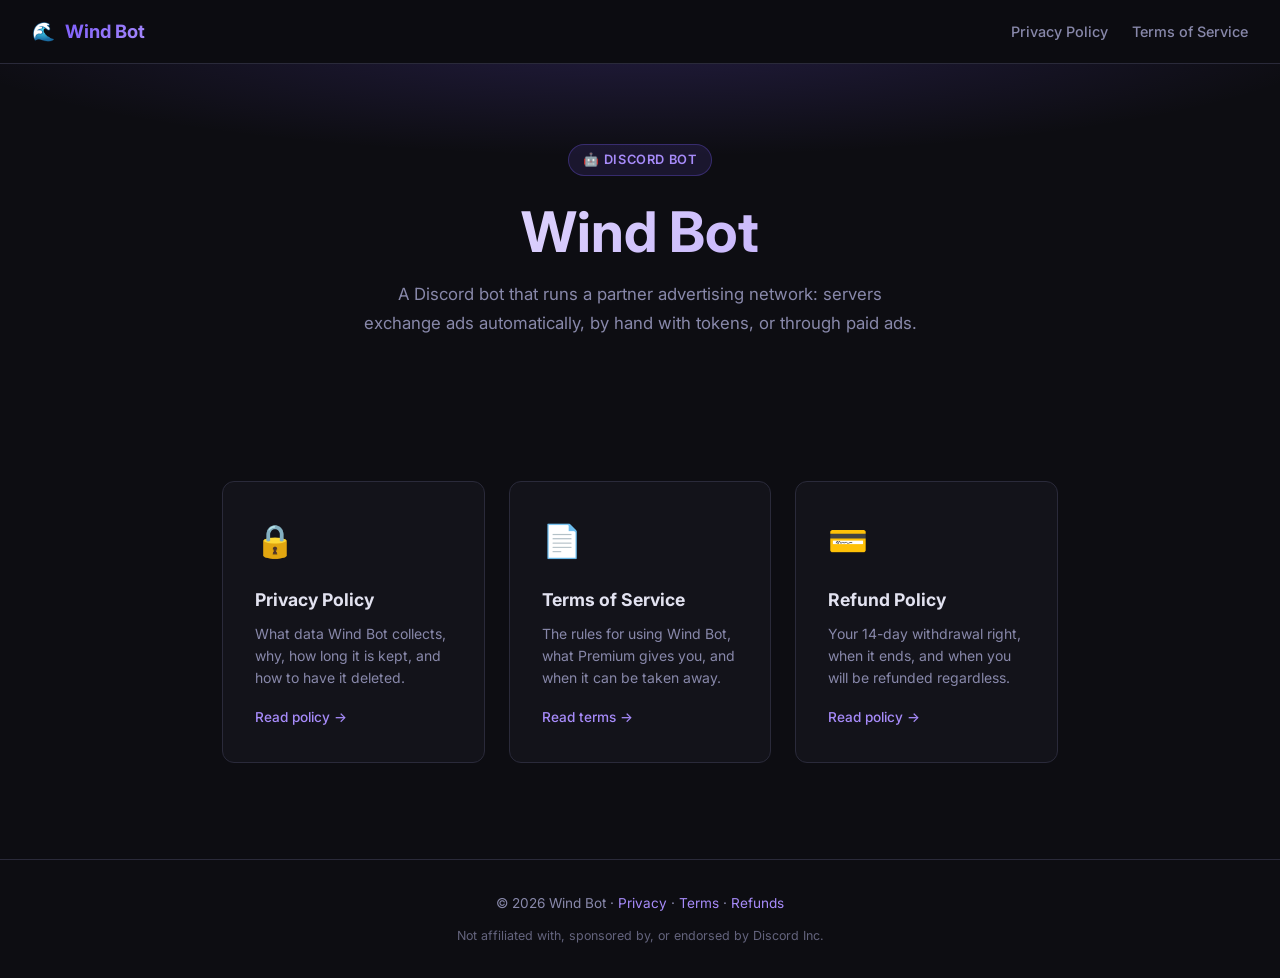
<file: index.html>
<!DOCTYPE html>
<html lang="en">
<head>
  <meta charset="UTF-8" />
  <meta name="viewport" content="width=device-width, initial-scale=1.0" />
  <title>Wind Bot · Legal</title>
  <meta name="description" content="Wind Bot is a Discord bot that runs a partner advertising network between servers. Privacy policy, terms of service and refund policy." />
  <link rel="stylesheet" href="style.css" />
</head>
<body>

  <nav>
    <a href="index.html" class="nav-logo">
      🌊 <span>Wind Bot</span>
    </a>
    <ul class="nav-links">
      <li><a href="privacy.html">Privacy Policy</a></li>
      <li><a href="terms.html">Terms of Service</a></li>
    </ul>
  </nav>

  <div class="hero">
    <div class="hero-badge">🤖 Discord Bot</div>
    <h1>Wind Bot</h1>
    <p>A Discord bot that runs a partner advertising network: servers exchange ads automatically, by hand with tokens, or through paid ads.</p>
  </div>

  <div class="cards">
    <a href="privacy.html" class="card">
      <div class="card-icon">🔒</div>
      <h2>Privacy Policy</h2>
      <p>What data Wind Bot collects, why, how long it is kept, and how to have it deleted.</p>
      <div class="card-arrow">Read policy →</div>
    </a>
    <a href="terms.html" class="card">
      <div class="card-icon">📄</div>
      <h2>Terms of Service</h2>
      <p>The rules for using Wind Bot, what Premium gives you, and when it can be taken away.</p>
      <div class="card-arrow">Read terms →</div>
    </a>
    <a href="terms.html#t12" class="card">
      <div class="card-icon">💳</div>
      <h2>Refund Policy</h2>
      <p>Your 14-day withdrawal right, when it ends, and when you will be refunded regardless.</p>
      <div class="card-arrow">Read policy →</div>
    </a>
  </div>

  <footer>
    <p>© 2026 Wind Bot · <a href="privacy.html">Privacy</a> · <a href="terms.html">Terms</a> · <a href="terms.html#t12">Refunds</a></p>
    <p class="footer-disclaimer">Not affiliated with, sponsored by, or endorsed by Discord Inc.</p>
  </footer>

</body>
</html>
</file>
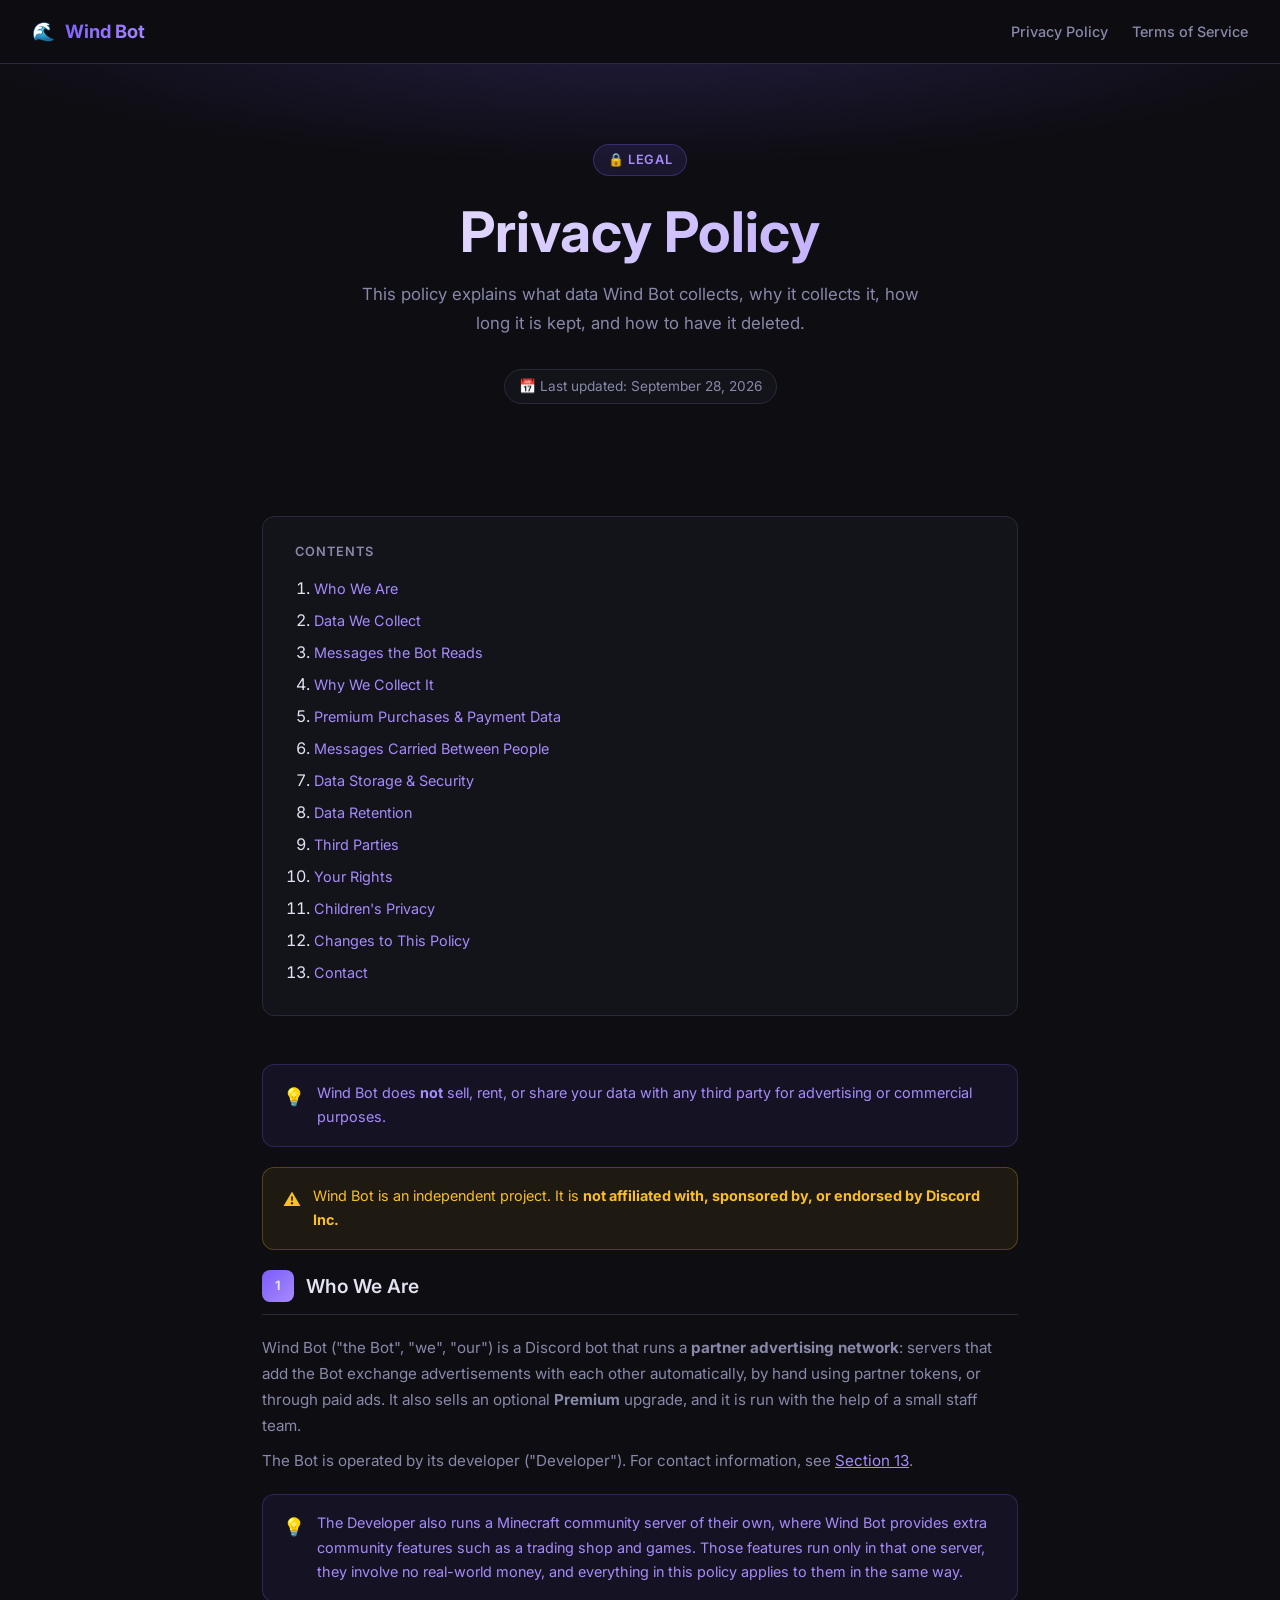
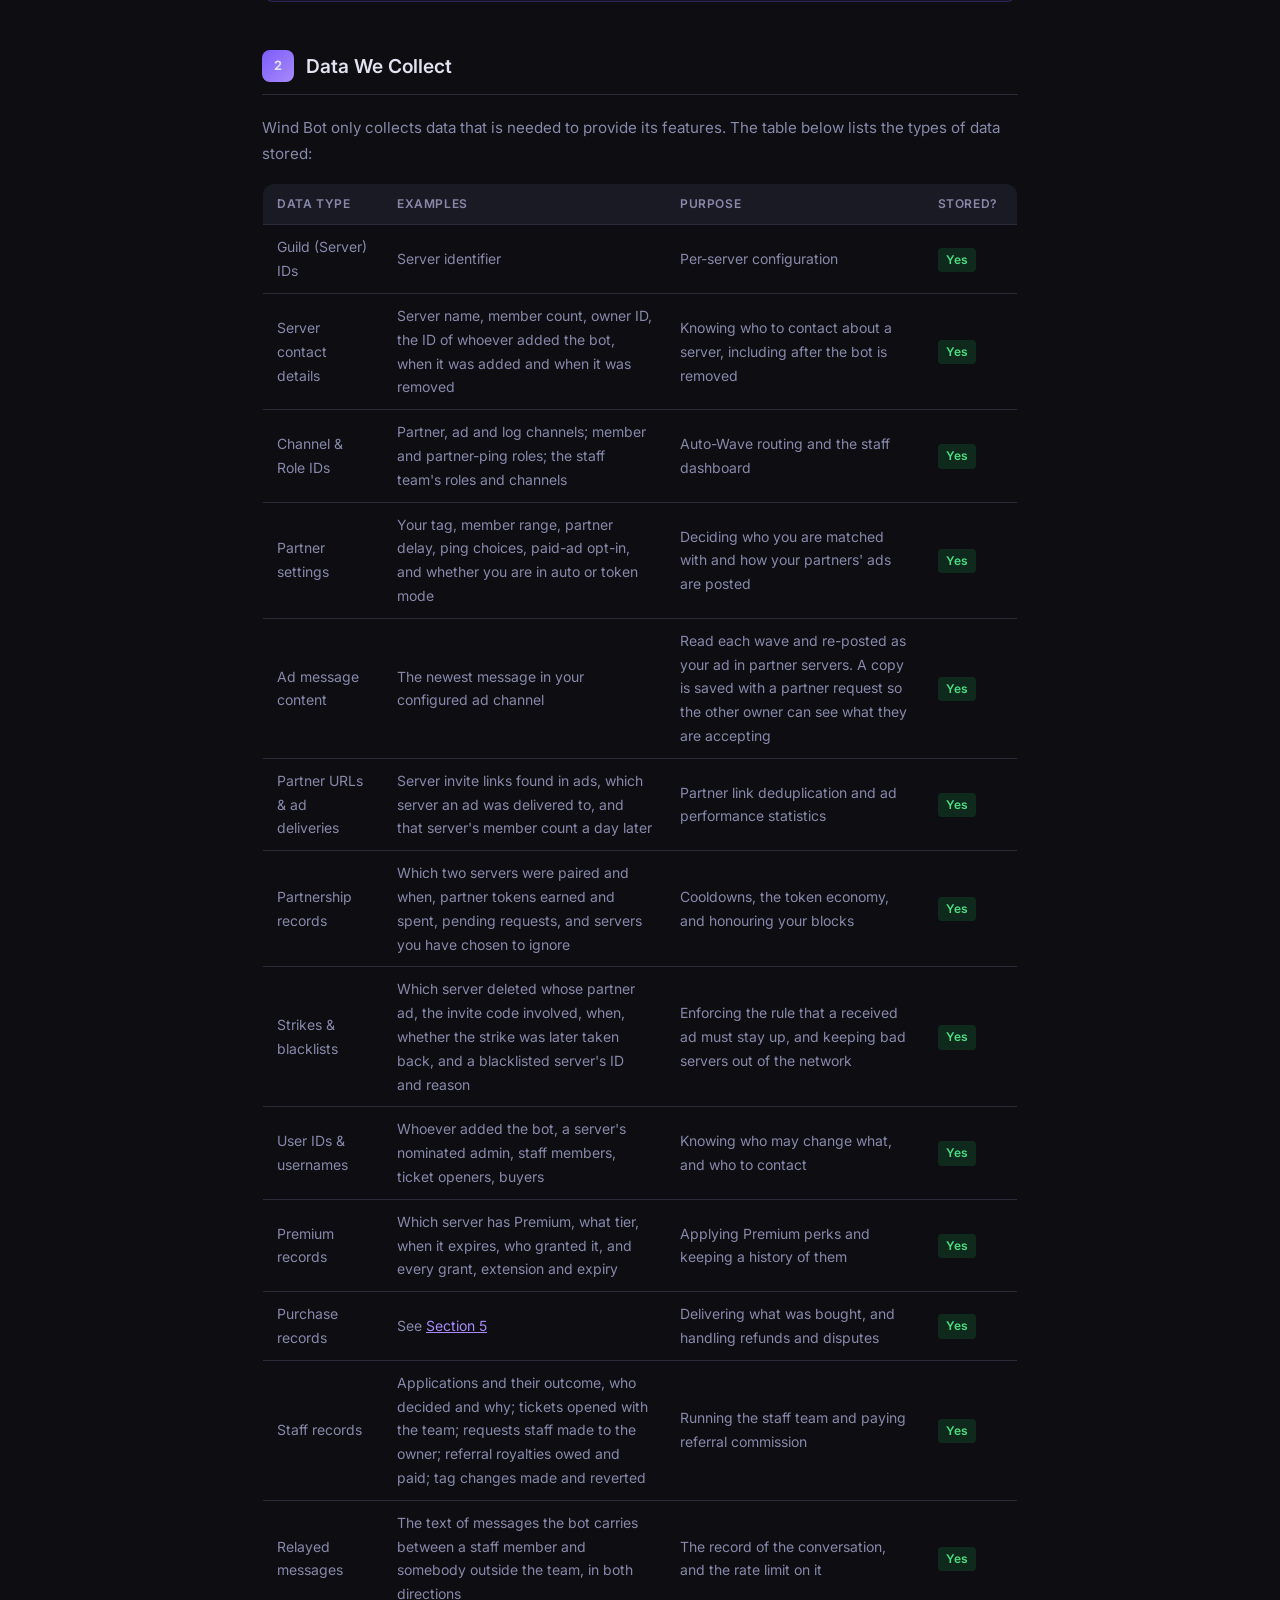
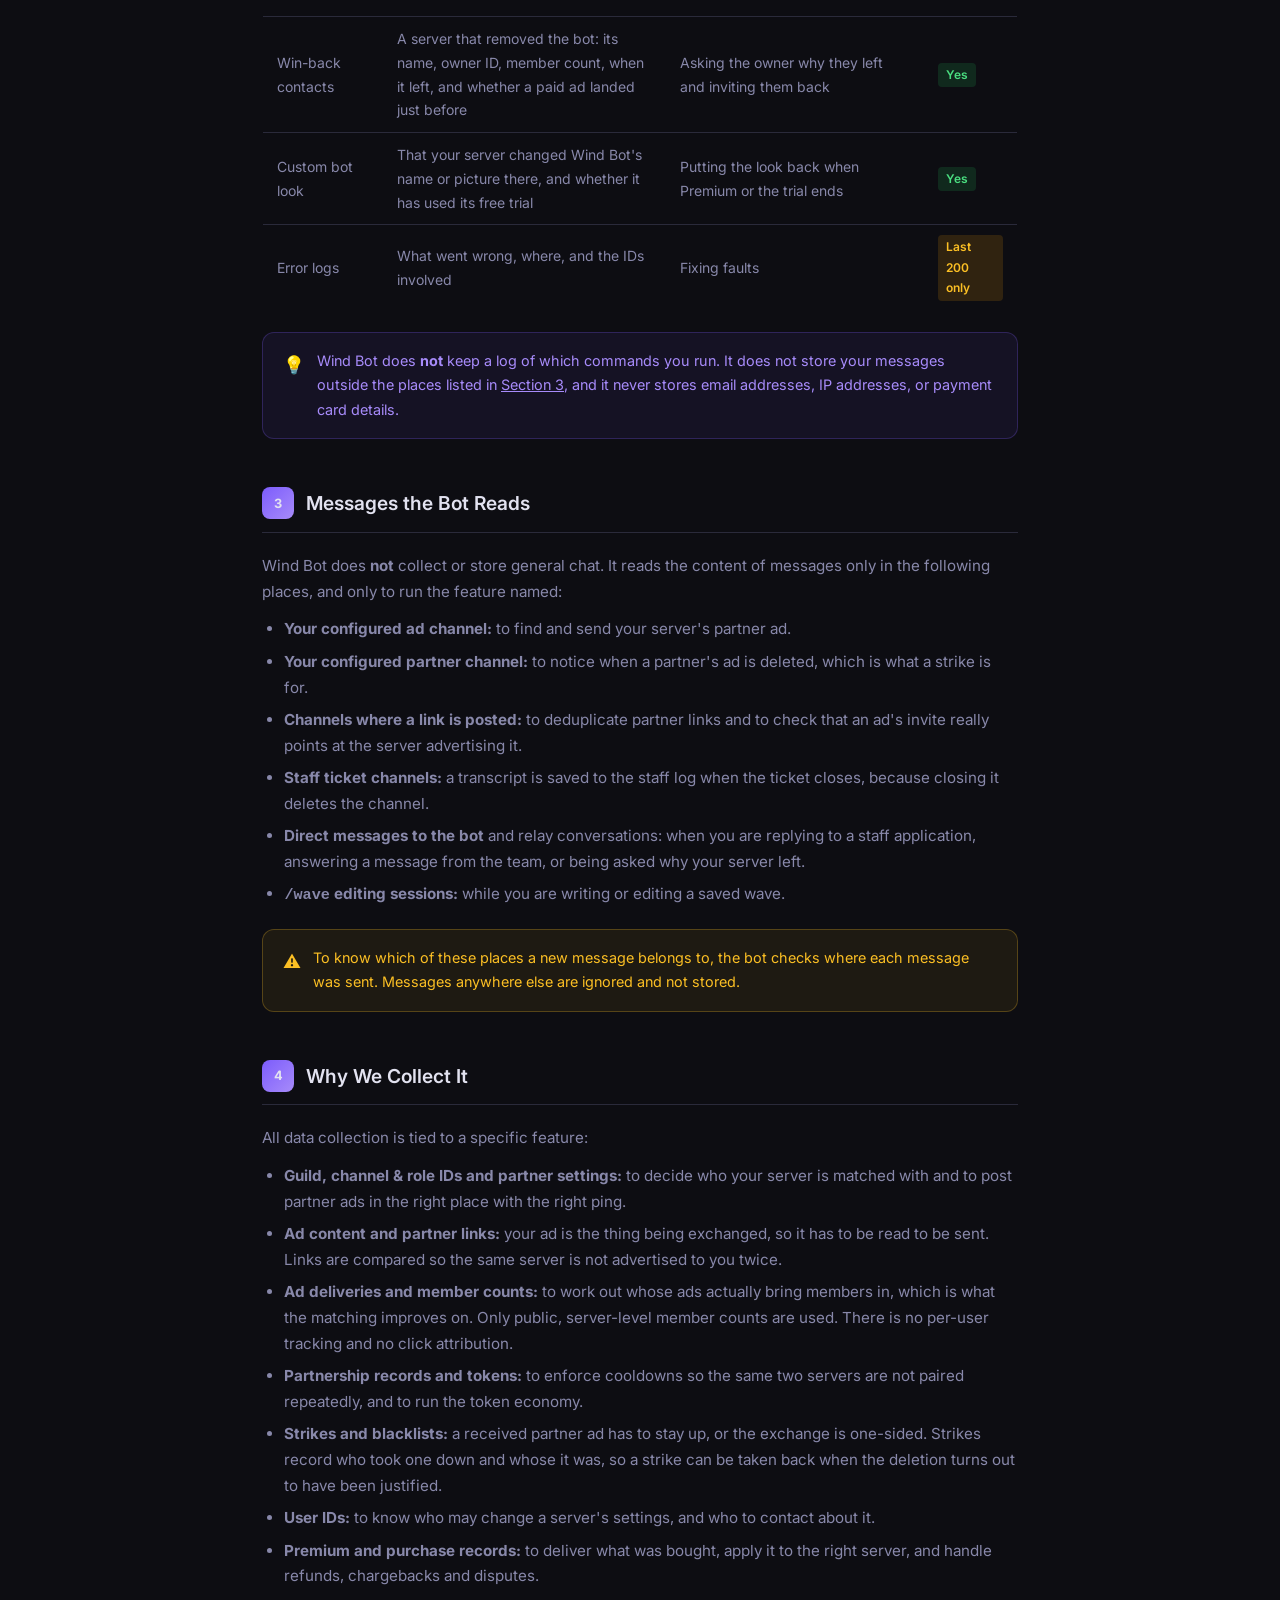
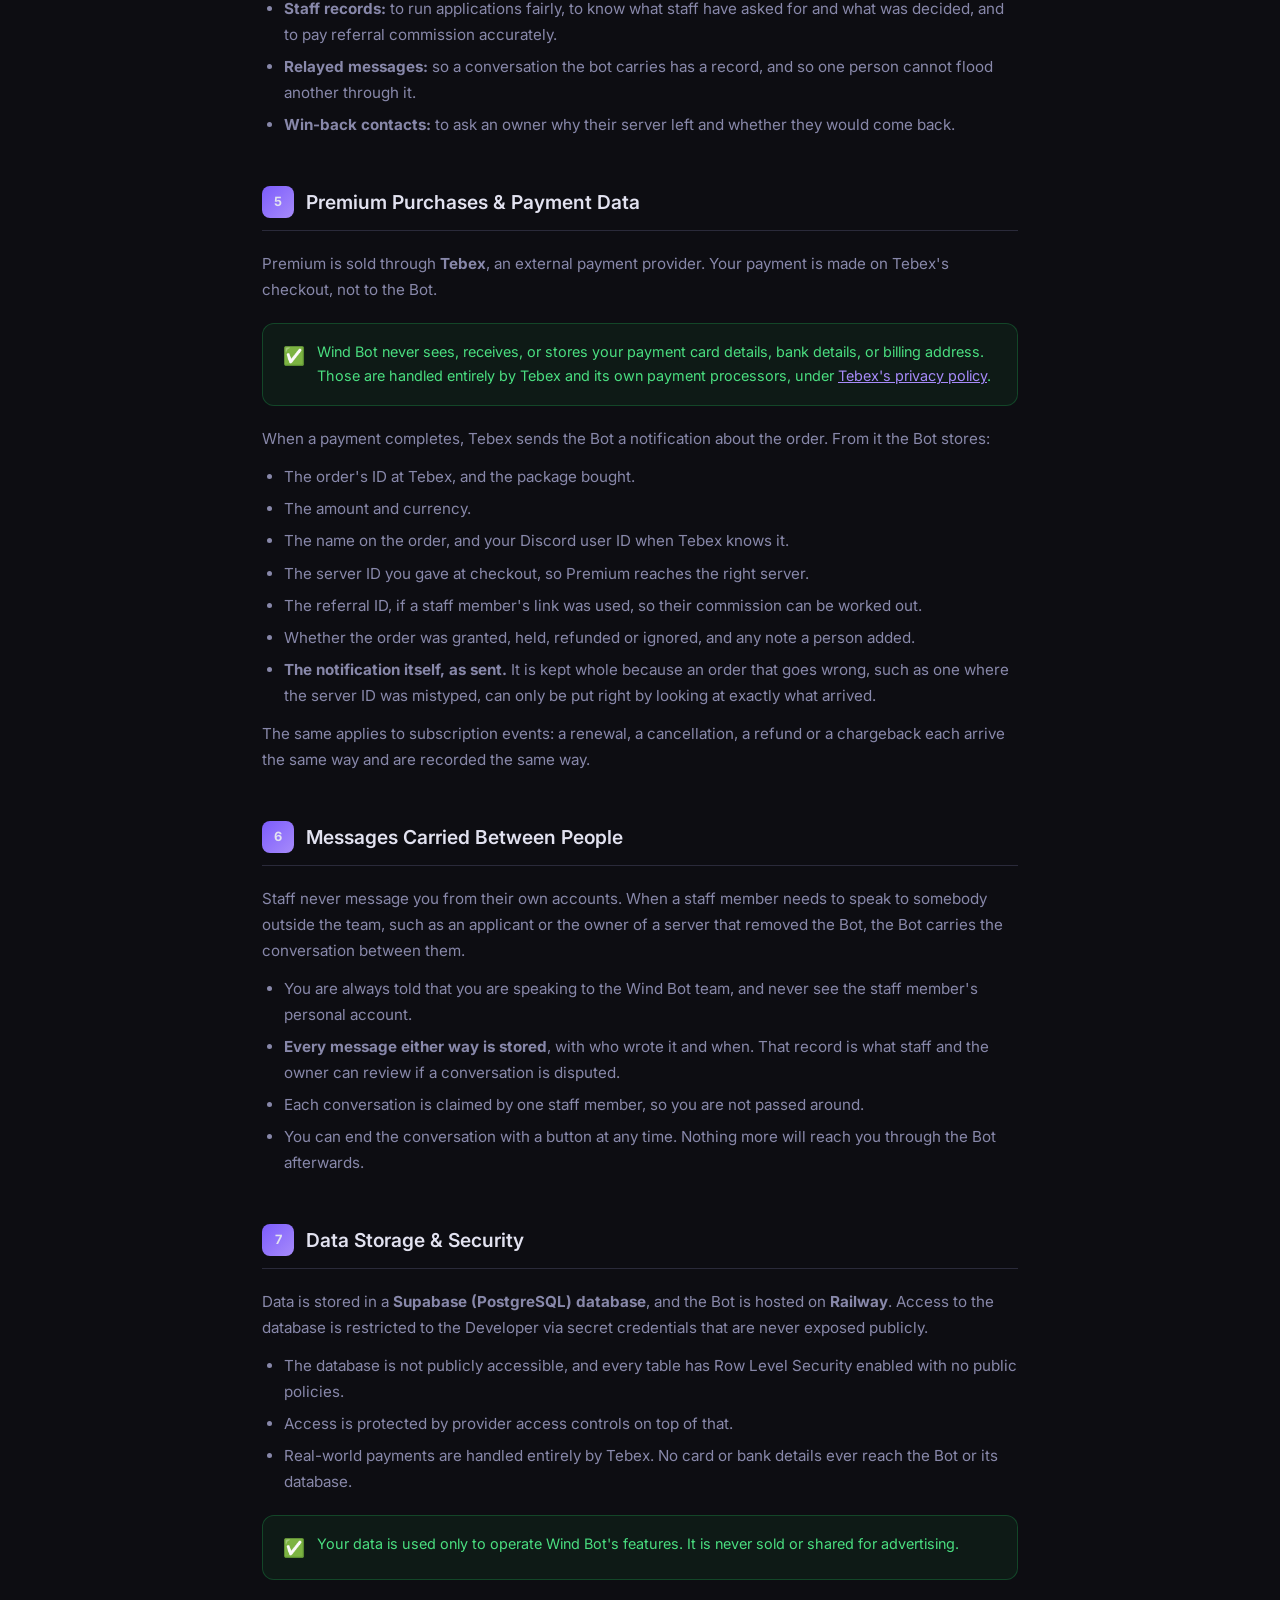
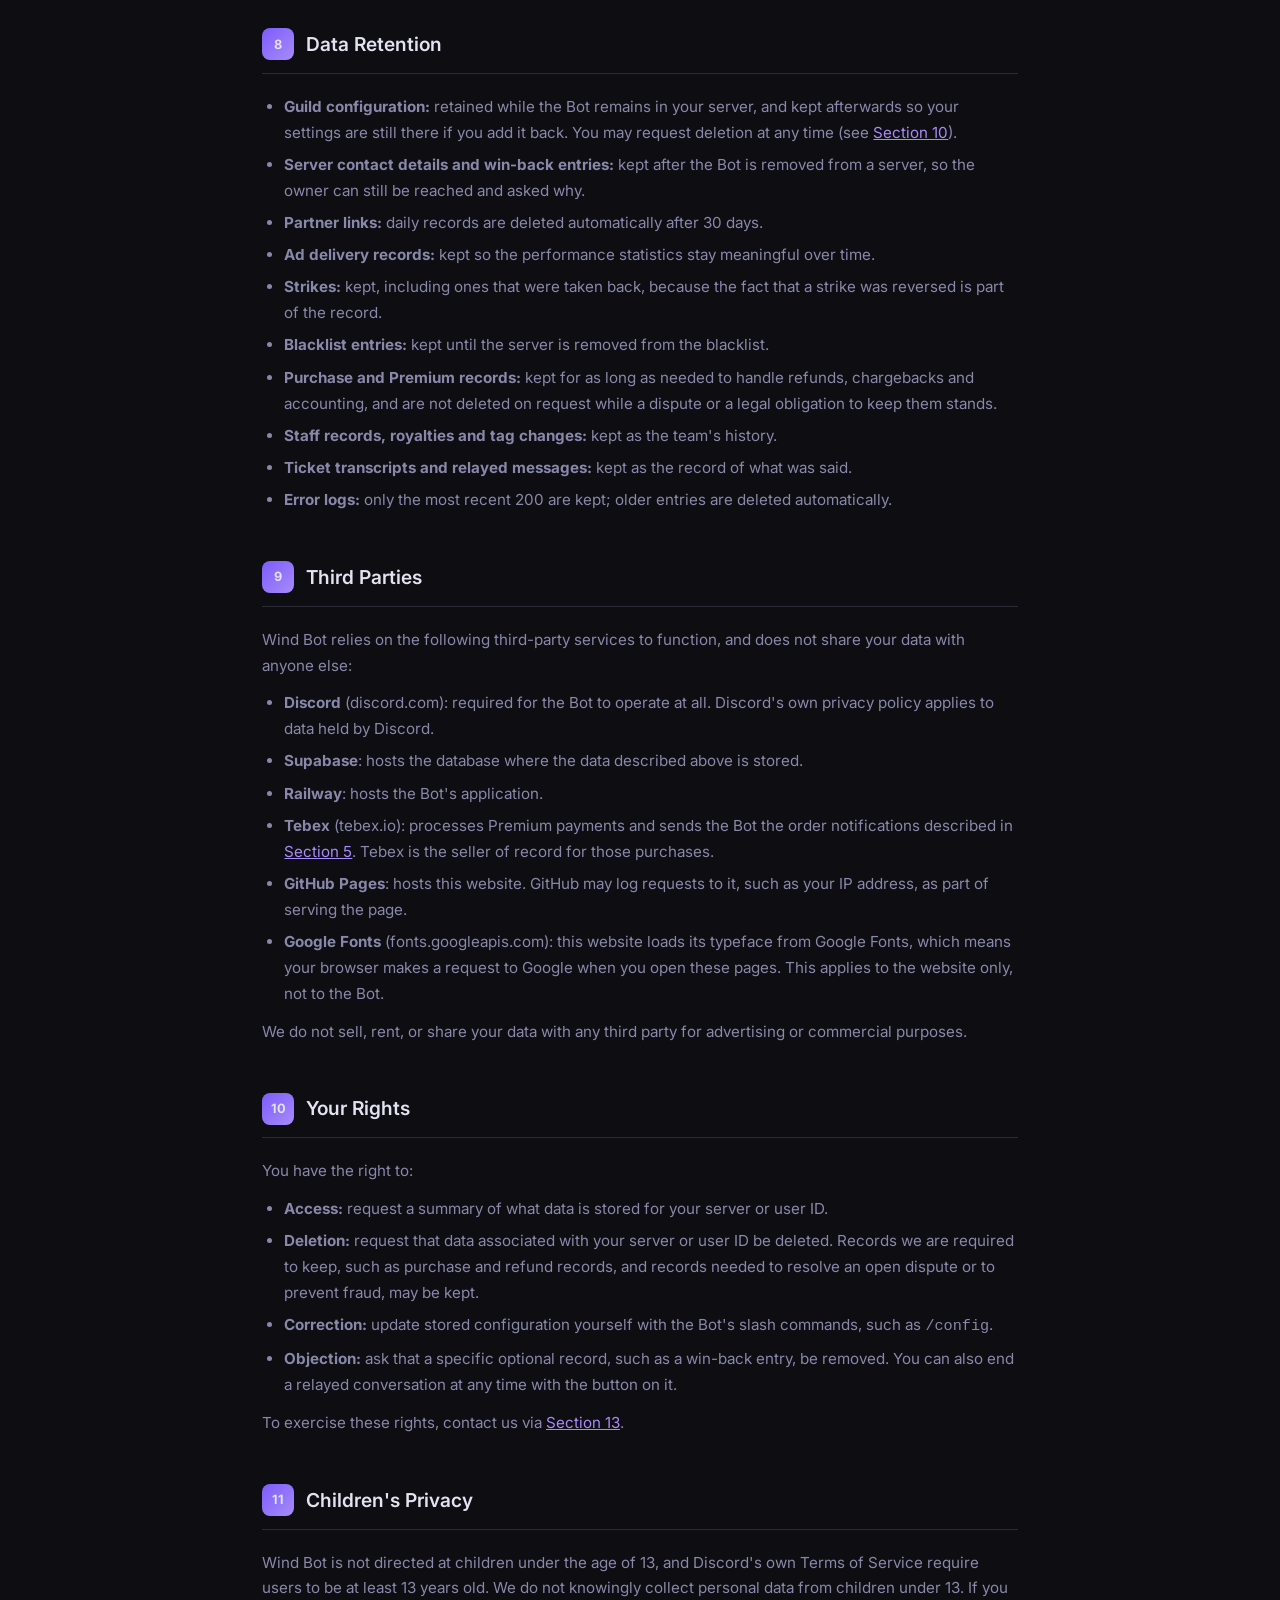
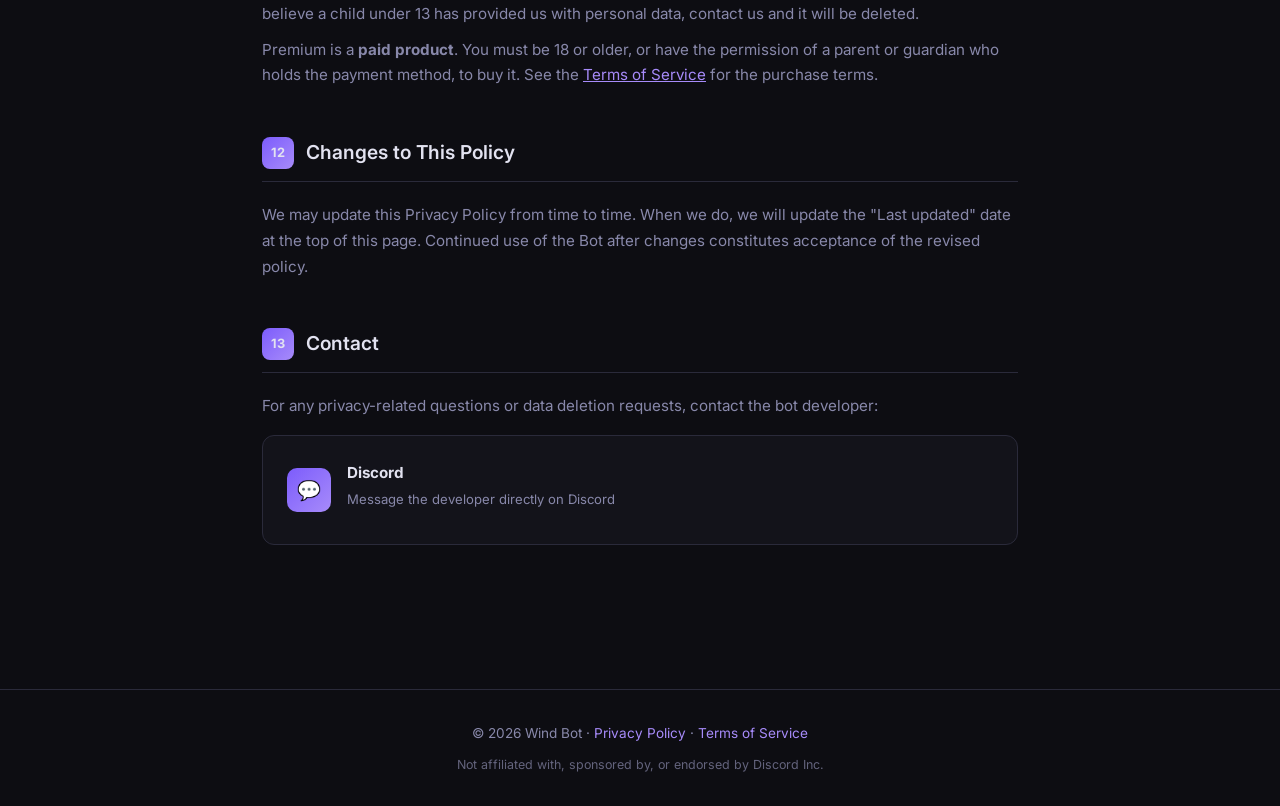
<file: privacy.html>
<!DOCTYPE html>
<html lang="en">
<head>
  <meta charset="UTF-8" />
  <meta name="viewport" content="width=device-width, initial-scale=1.0" />
  <title>Privacy Policy · Wind Bot</title>
  <meta name="description" content="Privacy Policy for Wind Bot, a Discord partner network bot. What data is collected, why, how long it is kept, and how to have it deleted." />
  <link rel="stylesheet" href="style.css" />
</head>
<body>

  <nav>
    <a href="index.html" class="nav-logo">
      🌊 <span>Wind Bot</span>
    </a>
    <ul class="nav-links">
      <li><a href="privacy.html">Privacy Policy</a></li>
      <li><a href="terms.html">Terms of Service</a></li>
    </ul>
  </nav>

  <div class="hero">
    <div class="hero-badge">🔒 Legal</div>
    <h1>Privacy Policy</h1>
    <p>This policy explains what data Wind Bot collects, why it collects it, how long it is kept, and how to have it deleted.</p>
    <span class="last-updated">📅 Last updated: September 28, 2026</span>
  </div>

  <div class="container">

    <!-- Table of Contents -->
    <div class="toc">
      <h3>Contents</h3>
      <ol>
        <li><a href="#s1">Who We Are</a></li>
        <li><a href="#s2">Data We Collect</a></li>
        <li><a href="#s3">Messages the Bot Reads</a></li>
        <li><a href="#s4">Why We Collect It</a></li>
        <li><a href="#s5">Premium Purchases &amp; Payment Data</a></li>
        <li><a href="#s6">Messages Carried Between People</a></li>
        <li><a href="#s7">Data Storage &amp; Security</a></li>
        <li><a href="#s8">Data Retention</a></li>
        <li><a href="#s9">Third Parties</a></li>
        <li><a href="#s10">Your Rights</a></li>
        <li><a href="#s11">Children's Privacy</a></li>
        <li><a href="#s12">Changes to This Policy</a></li>
        <li><a href="#s13">Contact</a></li>
      </ol>
    </div>

    <div class="info-box note">
      <span class="info-box-icon">💡</span>
      <div>Wind Bot does <strong>not</strong> sell, rent, or share your data with any third party for advertising or commercial purposes.</div>
    </div>

    <div class="info-box warning">
      <span class="info-box-icon">⚠️</span>
      <div>Wind Bot is an independent project. It is <strong>not affiliated with, sponsored by, or endorsed by Discord Inc.</strong></div>
    </div>

    <!-- 1 -->
    <div class="section" id="s1">
      <div class="section-header">
        <div class="section-num">1</div>
        <h2>Who We Are</h2>
      </div>
      <p>Wind Bot ("the Bot", "we", "our") is a Discord bot that runs a <strong>partner advertising network</strong>: servers that add the Bot exchange advertisements with each other automatically, by hand using partner tokens, or through paid ads. It also sells an optional <strong>Premium</strong> upgrade, and it is run with the help of a small staff team.</p>
      <p>The Bot is operated by its developer ("Developer"). For contact information, see <a href="#s13" style="color:var(--accent2)">Section 13</a>.</p>
      <div class="info-box note">
        <span class="info-box-icon">💡</span>
        <div>The Developer also runs a Minecraft community server of their own, where Wind Bot provides extra community features such as a trading shop and games. Those features run only in that one server, they involve no real-world money, and everything in this policy applies to them in the same way.</div>
      </div>
    </div>

    <!-- 2 -->
    <div class="section" id="s2">
      <div class="section-header">
        <div class="section-num">2</div>
        <h2>Data We Collect</h2>
      </div>
      <p>Wind Bot only collects data that is needed to provide its features. The table below lists the types of data stored:</p>

      <table class="data-table">
        <thead>
          <tr>
            <th>Data Type</th>
            <th>Examples</th>
            <th>Purpose</th>
            <th>Stored?</th>
          </tr>
        </thead>
        <tbody>
          <tr>
            <td>Guild (Server) IDs</td>
            <td>Server identifier</td>
            <td>Per-server configuration</td>
            <td><span class="tag green">Yes</span></td>
          </tr>
          <tr>
            <td>Server contact details</td>
            <td>Server name, member count, owner ID, the ID of whoever added the bot, when it was added and when it was removed</td>
            <td>Knowing who to contact about a server, including after the bot is removed</td>
            <td><span class="tag green">Yes</span></td>
          </tr>
          <tr>
            <td>Channel &amp; Role IDs</td>
            <td>Partner, ad and log channels; member and partner-ping roles; the staff team's roles and channels</td>
            <td>Auto-Wave routing and the staff dashboard</td>
            <td><span class="tag green">Yes</span></td>
          </tr>
          <tr>
            <td>Partner settings</td>
            <td>Your tag, member range, partner delay, ping choices, paid-ad opt-in, and whether you are in auto or token mode</td>
            <td>Deciding who you are matched with and how your partners' ads are posted</td>
            <td><span class="tag green">Yes</span></td>
          </tr>
          <tr>
            <td>Ad message content</td>
            <td>The newest message in your configured ad channel</td>
            <td>Read each wave and re-posted as your ad in partner servers. A copy is saved with a partner request so the other owner can see what they are accepting</td>
            <td><span class="tag green">Yes</span></td>
          </tr>
          <tr>
            <td>Partner URLs &amp; ad deliveries</td>
            <td>Server invite links found in ads, which server an ad was delivered to, and that server's member count a day later</td>
            <td>Partner link deduplication and ad performance statistics</td>
            <td><span class="tag green">Yes</span></td>
          </tr>
          <tr>
            <td>Partnership records</td>
            <td>Which two servers were paired and when, partner tokens earned and spent, pending requests, and servers you have chosen to ignore</td>
            <td>Cooldowns, the token economy, and honouring your blocks</td>
            <td><span class="tag green">Yes</span></td>
          </tr>
          <tr>
            <td>Strikes &amp; blacklists</td>
            <td>Which server deleted whose partner ad, the invite code involved, when, whether the strike was later taken back, and a blacklisted server's ID and reason</td>
            <td>Enforcing the rule that a received ad must stay up, and keeping bad servers out of the network</td>
            <td><span class="tag green">Yes</span></td>
          </tr>
          <tr>
            <td>User IDs &amp; usernames</td>
            <td>Whoever added the bot, a server's nominated admin, staff members, ticket openers, buyers</td>
            <td>Knowing who may change what, and who to contact</td>
            <td><span class="tag green">Yes</span></td>
          </tr>
          <tr>
            <td>Premium records</td>
            <td>Which server has Premium, what tier, when it expires, who granted it, and every grant, extension and expiry</td>
            <td>Applying Premium perks and keeping a history of them</td>
            <td><span class="tag green">Yes</span></td>
          </tr>
          <tr>
            <td>Purchase records</td>
            <td>See <a href="#s5" style="color:var(--accent2)">Section 5</a></td>
            <td>Delivering what was bought, and handling refunds and disputes</td>
            <td><span class="tag green">Yes</span></td>
          </tr>
          <tr>
            <td>Staff records</td>
            <td>Applications and their outcome, who decided and why; tickets opened with the team; requests staff made to the owner; referral royalties owed and paid; tag changes made and reverted</td>
            <td>Running the staff team and paying referral commission</td>
            <td><span class="tag green">Yes</span></td>
          </tr>
          <tr>
            <td>Relayed messages</td>
            <td>The text of messages the bot carries between a staff member and somebody outside the team, in both directions</td>
            <td>The record of the conversation, and the rate limit on it</td>
            <td><span class="tag green">Yes</span></td>
          </tr>
          <tr>
            <td>Win-back contacts</td>
            <td>A server that removed the bot: its name, owner ID, member count, when it left, and whether a paid ad landed just before</td>
            <td>Asking the owner why they left and inviting them back</td>
            <td><span class="tag green">Yes</span></td>
          </tr>
          <tr>
            <td>Custom bot look</td>
            <td>That your server changed Wind Bot's name or picture there, and whether it has used its free trial</td>
            <td>Putting the look back when Premium or the trial ends</td>
            <td><span class="tag green">Yes</span></td>
          </tr>
          <tr>
            <td>Error logs</td>
            <td>What went wrong, where, and the IDs involved</td>
            <td>Fixing faults</td>
            <td><span class="tag amber">Last 200 only</span></td>
          </tr>
        </tbody>
      </table>

      <div class="info-box note">
        <span class="info-box-icon">💡</span>
        <div>Wind Bot does <strong>not</strong> keep a log of which commands you run. It does not store your messages outside the places listed in <a href="#s3" style="color:var(--accent2)">Section 3</a>, and it never stores email addresses, IP addresses, or payment card details.</div>
      </div>
    </div>

    <!-- 3 -->
    <div class="section" id="s3">
      <div class="section-header">
        <div class="section-num">3</div>
        <h2>Messages the Bot Reads</h2>
      </div>
      <p>Wind Bot does <strong>not</strong> collect or store general chat. It reads the content of messages only in the following places, and only to run the feature named:</p>
      <ul>
        <li><strong>Your configured ad channel:</strong> to find and send your server's partner ad.</li>
        <li><strong>Your configured partner channel:</strong> to notice when a partner's ad is deleted, which is what a strike is for.</li>
        <li><strong>Channels where a link is posted:</strong> to deduplicate partner links and to check that an ad's invite really points at the server advertising it.</li>
        <li><strong>Staff ticket channels:</strong> a transcript is saved to the staff log when the ticket closes, because closing it deletes the channel.</li>
        <li><strong>Direct messages to the bot</strong> and relay conversations: when you are replying to a staff application, answering a message from the team, or being asked why your server left.</li>
        <li><strong><code>/wave</code> editing sessions:</strong> while you are writing or editing a saved wave.</li>
      </ul>
      <div class="info-box warning">
        <span class="info-box-icon">⚠️</span>
        <div>To know which of these places a new message belongs to, the bot checks where each message was sent. Messages anywhere else are ignored and not stored.</div>
      </div>
    </div>

    <!-- 4 -->
    <div class="section" id="s4">
      <div class="section-header">
        <div class="section-num">4</div>
        <h2>Why We Collect It</h2>
      </div>
      <p>All data collection is tied to a specific feature:</p>
      <ul>
        <li><strong>Guild, channel &amp; role IDs and partner settings:</strong> to decide who your server is matched with and to post partner ads in the right place with the right ping.</li>
        <li><strong>Ad content and partner links:</strong> your ad is the thing being exchanged, so it has to be read to be sent. Links are compared so the same server is not advertised to you twice.</li>
        <li><strong>Ad deliveries and member counts:</strong> to work out whose ads actually bring members in, which is what the matching improves on. Only public, server-level member counts are used. There is no per-user tracking and no click attribution.</li>
        <li><strong>Partnership records and tokens:</strong> to enforce cooldowns so the same two servers are not paired repeatedly, and to run the token economy.</li>
        <li><strong>Strikes and blacklists:</strong> a received partner ad has to stay up, or the exchange is one-sided. Strikes record who took one down and whose it was, so a strike can be taken back when the deletion turns out to have been justified.</li>
        <li><strong>User IDs:</strong> to know who may change a server's settings, and who to contact about it.</li>
        <li><strong>Premium and purchase records:</strong> to deliver what was bought, apply it to the right server, and handle refunds, chargebacks and disputes.</li>
        <li><strong>Staff records:</strong> to run applications fairly, to know what staff have asked for and what was decided, and to pay referral commission accurately.</li>
        <li><strong>Relayed messages:</strong> so a conversation the bot carries has a record, and so one person cannot flood another through it.</li>
        <li><strong>Win-back contacts:</strong> to ask an owner why their server left and whether they would come back.</li>
      </ul>
    </div>

    <!-- 5 -->
    <div class="section" id="s5">
      <div class="section-header">
        <div class="section-num">5</div>
        <h2>Premium Purchases &amp; Payment Data</h2>
      </div>
      <p>Premium is sold through <strong>Tebex</strong>, an external payment provider. Your payment is made on Tebex's checkout, not to the Bot.</p>
      <div class="info-box success">
        <span class="info-box-icon">✅</span>
        <div>Wind Bot never sees, receives, or stores your payment card details, bank details, or billing address. Those are handled entirely by Tebex and its own payment processors, under <a href="https://www.tebex.io/legal/privacy-policy" target="_blank" rel="noopener" style="color:var(--accent2)">Tebex's privacy policy</a>.</div>
      </div>
      <p>When a payment completes, Tebex sends the Bot a notification about the order. From it the Bot stores:</p>
      <ul>
        <li>The order's ID at Tebex, and the package bought.</li>
        <li>The amount and currency.</li>
        <li>The name on the order, and your Discord user ID when Tebex knows it.</li>
        <li>The server ID you gave at checkout, so Premium reaches the right server.</li>
        <li>The referral ID, if a staff member's link was used, so their commission can be worked out.</li>
        <li>Whether the order was granted, held, refunded or ignored, and any note a person added.</li>
        <li><strong>The notification itself, as sent.</strong> It is kept whole because an order that goes wrong, such as one where the server ID was mistyped, can only be put right by looking at exactly what arrived.</li>
      </ul>
      <p>The same applies to subscription events: a renewal, a cancellation, a refund or a chargeback each arrive the same way and are recorded the same way.</p>
    </div>

    <!-- 6 -->
    <div class="section" id="s6">
      <div class="section-header">
        <div class="section-num">6</div>
        <h2>Messages Carried Between People</h2>
      </div>
      <p>Staff never message you from their own accounts. When a staff member needs to speak to somebody outside the team, such as an applicant or the owner of a server that removed the Bot, the Bot carries the conversation between them.</p>
      <ul>
        <li>You are always told that you are speaking to the Wind Bot team, and never see the staff member's personal account.</li>
        <li><strong>Every message either way is stored</strong>, with who wrote it and when. That record is what staff and the owner can review if a conversation is disputed.</li>
        <li>Each conversation is claimed by one staff member, so you are not passed around.</li>
        <li>You can end the conversation with a button at any time. Nothing more will reach you through the Bot afterwards.</li>
      </ul>
    </div>

    <!-- 7 -->
    <div class="section" id="s7">
      <div class="section-header">
        <div class="section-num">7</div>
        <h2>Data Storage &amp; Security</h2>
      </div>
      <p>Data is stored in a <strong>Supabase (PostgreSQL) database</strong>, and the Bot is hosted on <strong>Railway</strong>. Access to the database is restricted to the Developer via secret credentials that are never exposed publicly.</p>
      <ul>
        <li>The database is not publicly accessible, and every table has Row Level Security enabled with no public policies.</li>
        <li>Access is protected by provider access controls on top of that.</li>
        <li>Real-world payments are handled entirely by Tebex. No card or bank details ever reach the Bot or its database.</li>
      </ul>
      <div class="info-box success">
        <span class="info-box-icon">✅</span>
        <div>Your data is used only to operate Wind Bot's features. It is never sold or shared for advertising.</div>
      </div>
    </div>

    <!-- 8 -->
    <div class="section" id="s8">
      <div class="section-header">
        <div class="section-num">8</div>
        <h2>Data Retention</h2>
      </div>
      <ul>
        <li><strong>Guild configuration:</strong> retained while the Bot remains in your server, and kept afterwards so your settings are still there if you add it back. You may request deletion at any time (see <a href="#s10" style="color:var(--accent2)">Section 10</a>).</li>
        <li><strong>Server contact details and win-back entries:</strong> kept after the Bot is removed from a server, so the owner can still be reached and asked why.</li>
        <li><strong>Partner links:</strong> daily records are deleted automatically after 30 days.</li>
        <li><strong>Ad delivery records:</strong> kept so the performance statistics stay meaningful over time.</li>
        <li><strong>Strikes:</strong> kept, including ones that were taken back, because the fact that a strike was reversed is part of the record.</li>
        <li><strong>Blacklist entries:</strong> kept until the server is removed from the blacklist.</li>
        <li><strong>Purchase and Premium records:</strong> kept for as long as needed to handle refunds, chargebacks and accounting, and are not deleted on request while a dispute or a legal obligation to keep them stands.</li>
        <li><strong>Staff records, royalties and tag changes:</strong> kept as the team's history.</li>
        <li><strong>Ticket transcripts and relayed messages:</strong> kept as the record of what was said.</li>
        <li><strong>Error logs:</strong> only the most recent 200 are kept; older entries are deleted automatically.</li>
      </ul>
    </div>

    <!-- 9 -->
    <div class="section" id="s9">
      <div class="section-header">
        <div class="section-num">9</div>
        <h2>Third Parties</h2>
      </div>
      <p>Wind Bot relies on the following third-party services to function, and does not share your data with anyone else:</p>
      <ul>
        <li><strong>Discord</strong> (discord.com): required for the Bot to operate at all. Discord's own privacy policy applies to data held by Discord.</li>
        <li><strong>Supabase</strong>: hosts the database where the data described above is stored.</li>
        <li><strong>Railway</strong>: hosts the Bot's application.</li>
        <li><strong>Tebex</strong> (tebex.io): processes Premium payments and sends the Bot the order notifications described in <a href="#s5" style="color:var(--accent2)">Section 5</a>. Tebex is the seller of record for those purchases.</li>
        <li><strong>GitHub Pages</strong>: hosts this website. GitHub may log requests to it, such as your IP address, as part of serving the page.</li>
        <li><strong>Google Fonts</strong> (fonts.googleapis.com): this website loads its typeface from Google Fonts, which means your browser makes a request to Google when you open these pages. This applies to the website only, not to the Bot.</li>
      </ul>
      <p>We do not sell, rent, or share your data with any third party for advertising or commercial purposes.</p>
    </div>

    <!-- 10 -->
    <div class="section" id="s10">
      <div class="section-header">
        <div class="section-num">10</div>
        <h2>Your Rights</h2>
      </div>
      <p>You have the right to:</p>
      <ul>
        <li><strong>Access:</strong> request a summary of what data is stored for your server or user ID.</li>
        <li><strong>Deletion:</strong> request that data associated with your server or user ID be deleted. Records we are required to keep, such as purchase and refund records, and records needed to resolve an open dispute or to prevent fraud, may be kept.</li>
        <li><strong>Correction:</strong> update stored configuration yourself with the Bot's slash commands, such as <code>/config</code>.</li>
        <li><strong>Objection:</strong> ask that a specific optional record, such as a win-back entry, be removed. You can also end a relayed conversation at any time with the button on it.</li>
      </ul>
      <p>To exercise these rights, contact us via <a href="#s13" style="color:var(--accent2)">Section 13</a>.</p>
    </div>

    <!-- 11 -->
    <div class="section" id="s11">
      <div class="section-header">
        <div class="section-num">11</div>
        <h2>Children's Privacy</h2>
      </div>
      <p>Wind Bot is not directed at children under the age of 13, and Discord's own Terms of Service require users to be at least 13 years old. We do not knowingly collect personal data from children under 13. If you believe a child under 13 has provided us with personal data, contact us and it will be deleted.</p>
      <p>Premium is a <strong>paid product</strong>. You must be 18 or older, or have the permission of a parent or guardian who holds the payment method, to buy it. See the <a href="terms.html#t11" style="color:var(--accent2)">Terms of Service</a> for the purchase terms.</p>
    </div>

    <!-- 12 -->
    <div class="section" id="s12">
      <div class="section-header">
        <div class="section-num">12</div>
        <h2>Changes to This Policy</h2>
      </div>
      <p>We may update this Privacy Policy from time to time. When we do, we will update the "Last updated" date at the top of this page. Continued use of the Bot after changes constitutes acceptance of the revised policy.</p>
    </div>

    <!-- 13 -->
    <div class="section" id="s13">
      <div class="section-header">
        <div class="section-num">13</div>
        <h2>Contact</h2>
      </div>
      <p>For any privacy-related questions or data deletion requests, contact the bot developer:</p>
      <a href="https://discord.com/users/1493273832432210042" class="contact-card">
        <div class="contact-icon">💬</div>
        <div>
          <h4>Discord</h4>
          <p>Message the developer directly on Discord</p>
        </div>
      </a>
    </div>

  </div>

  <footer>
    <p>© 2026 Wind Bot · <a href="privacy.html">Privacy Policy</a> · <a href="terms.html">Terms of Service</a></p>
    <p class="footer-disclaimer">Not affiliated with, sponsored by, or endorsed by Discord Inc.</p>
  </footer>

</body>
</html>
</file>
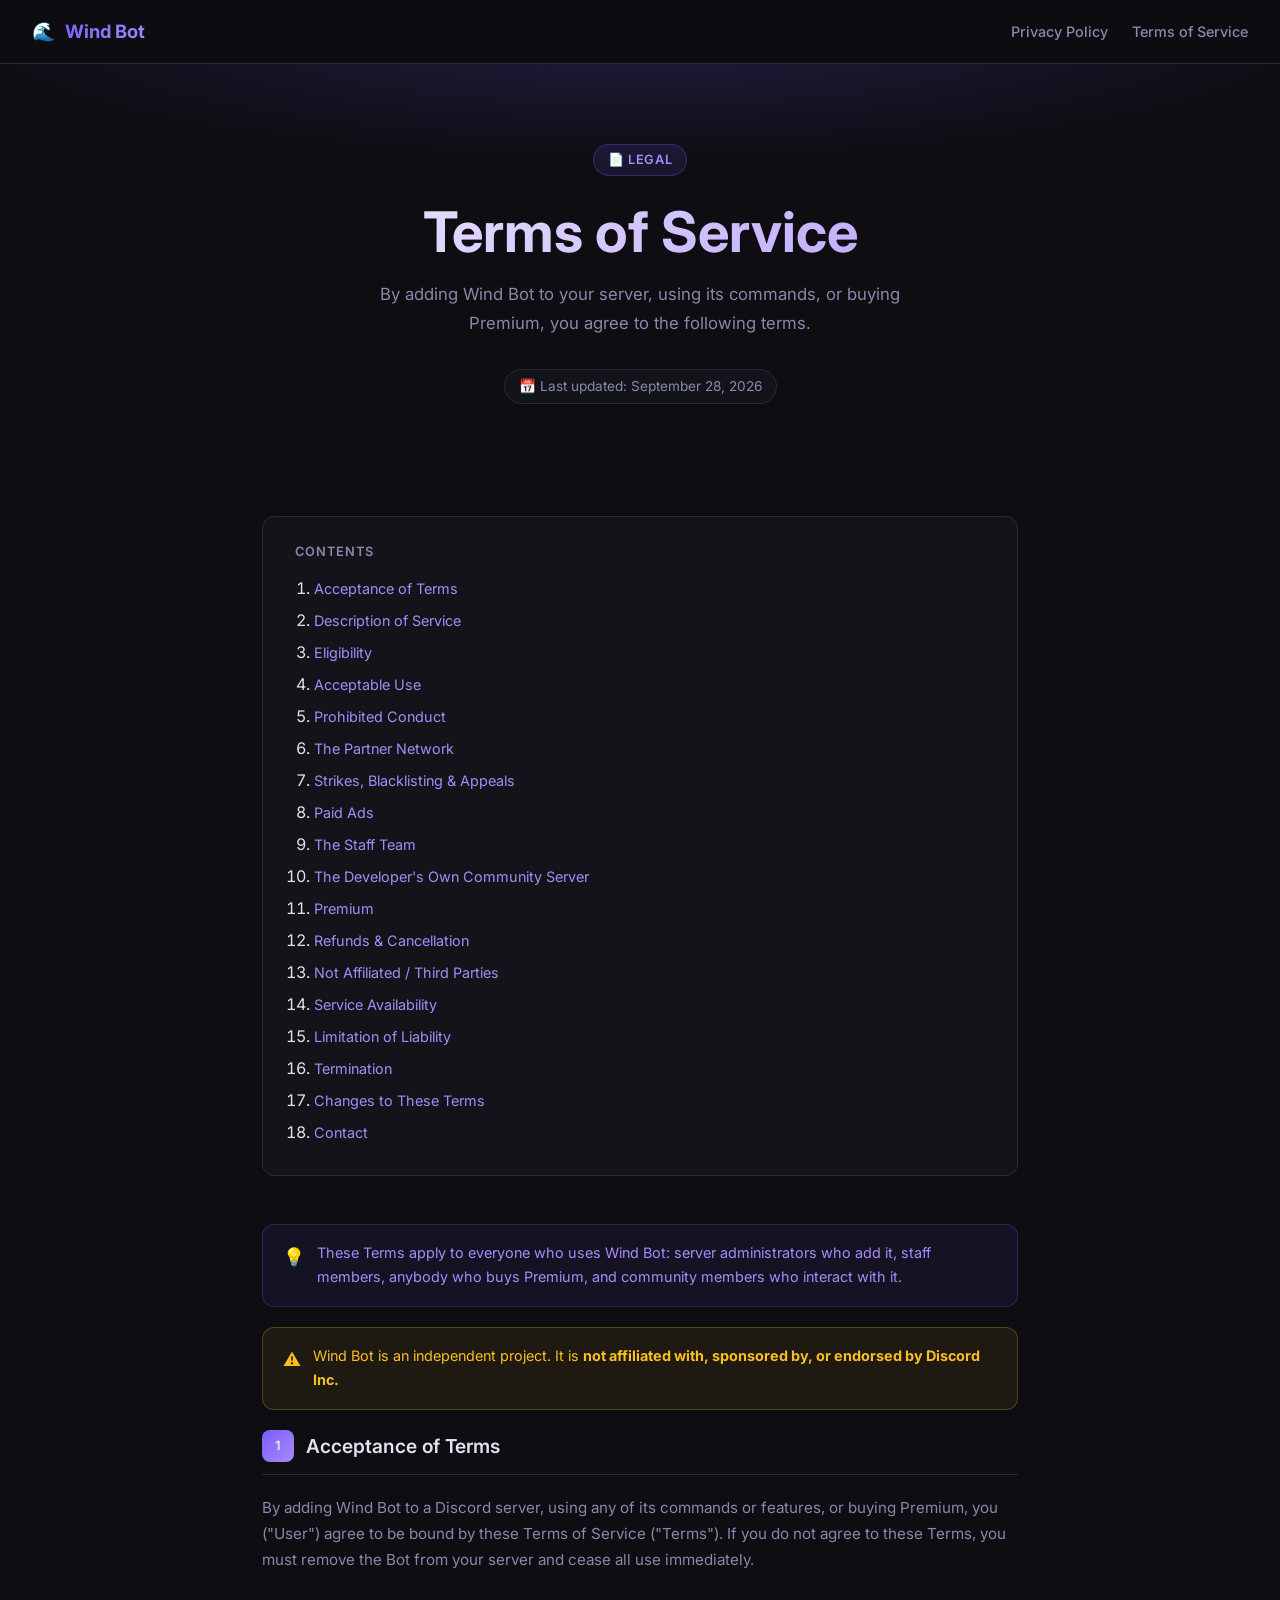
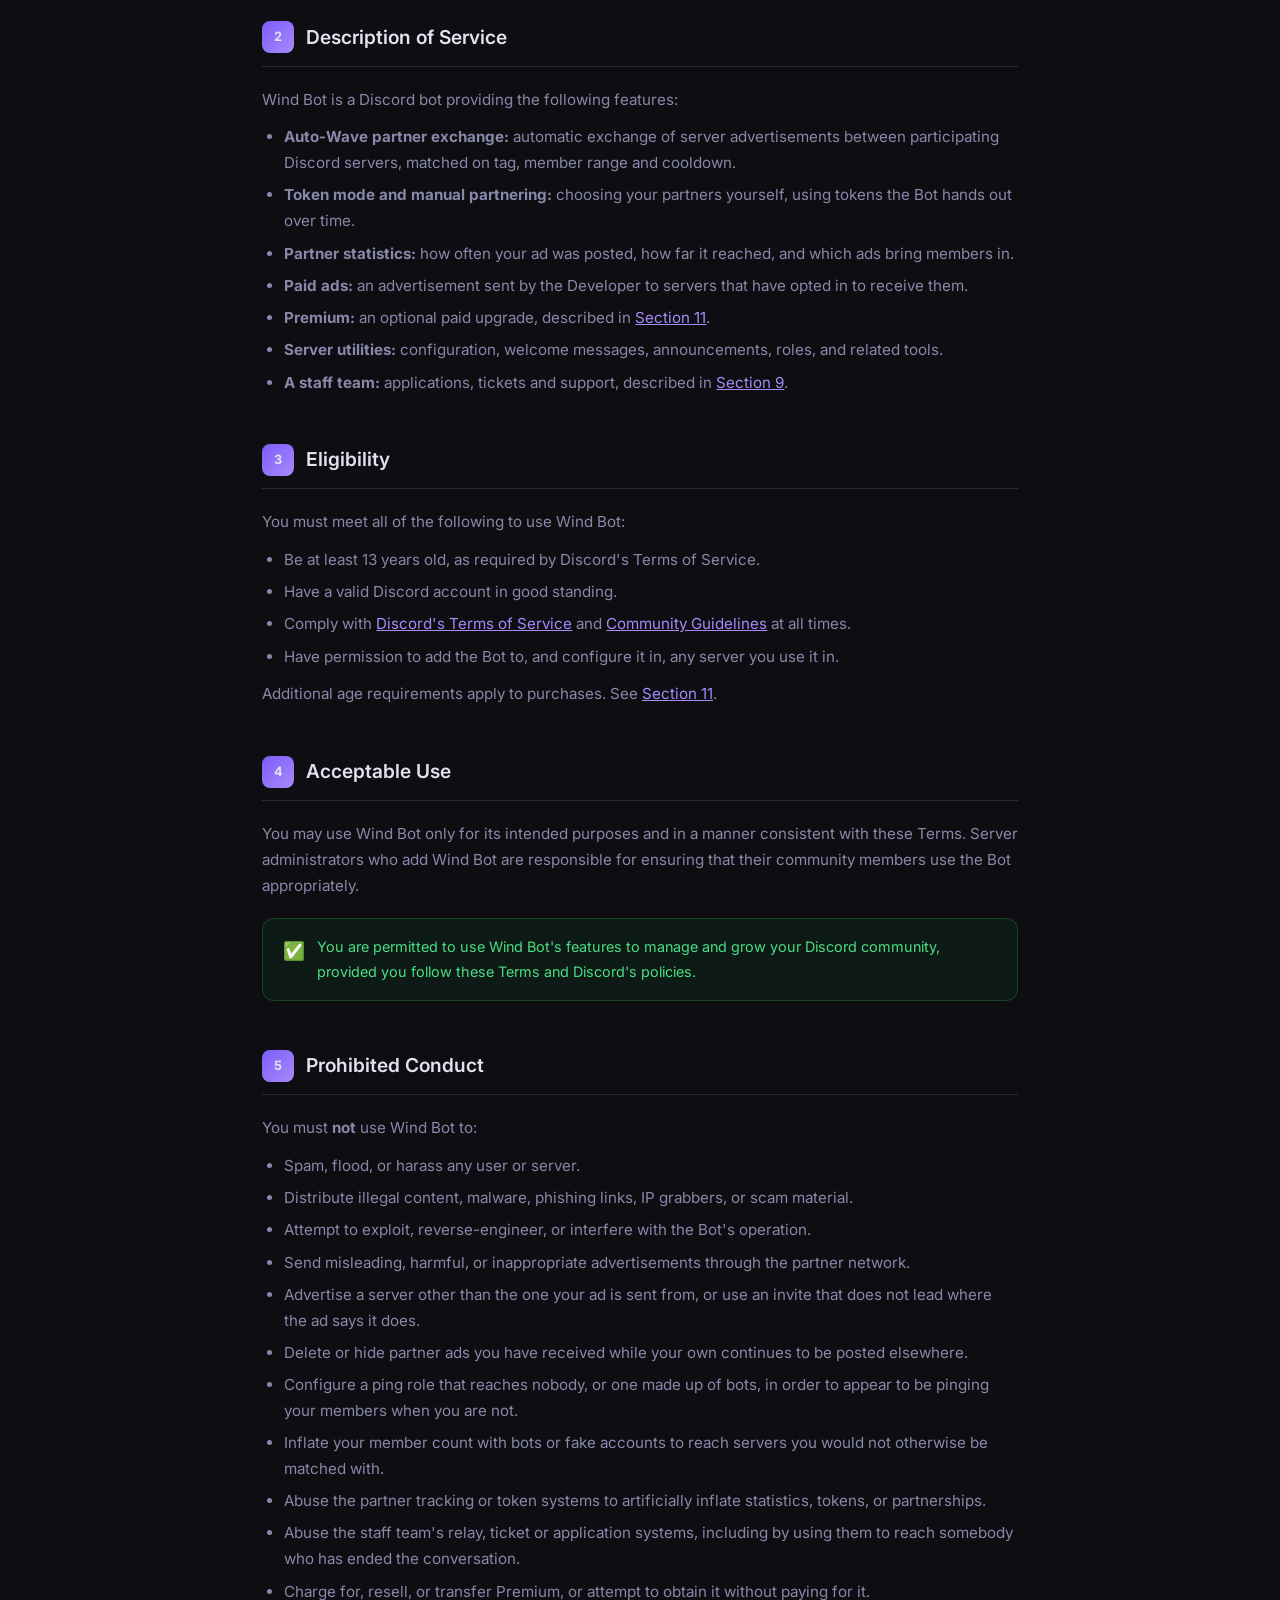
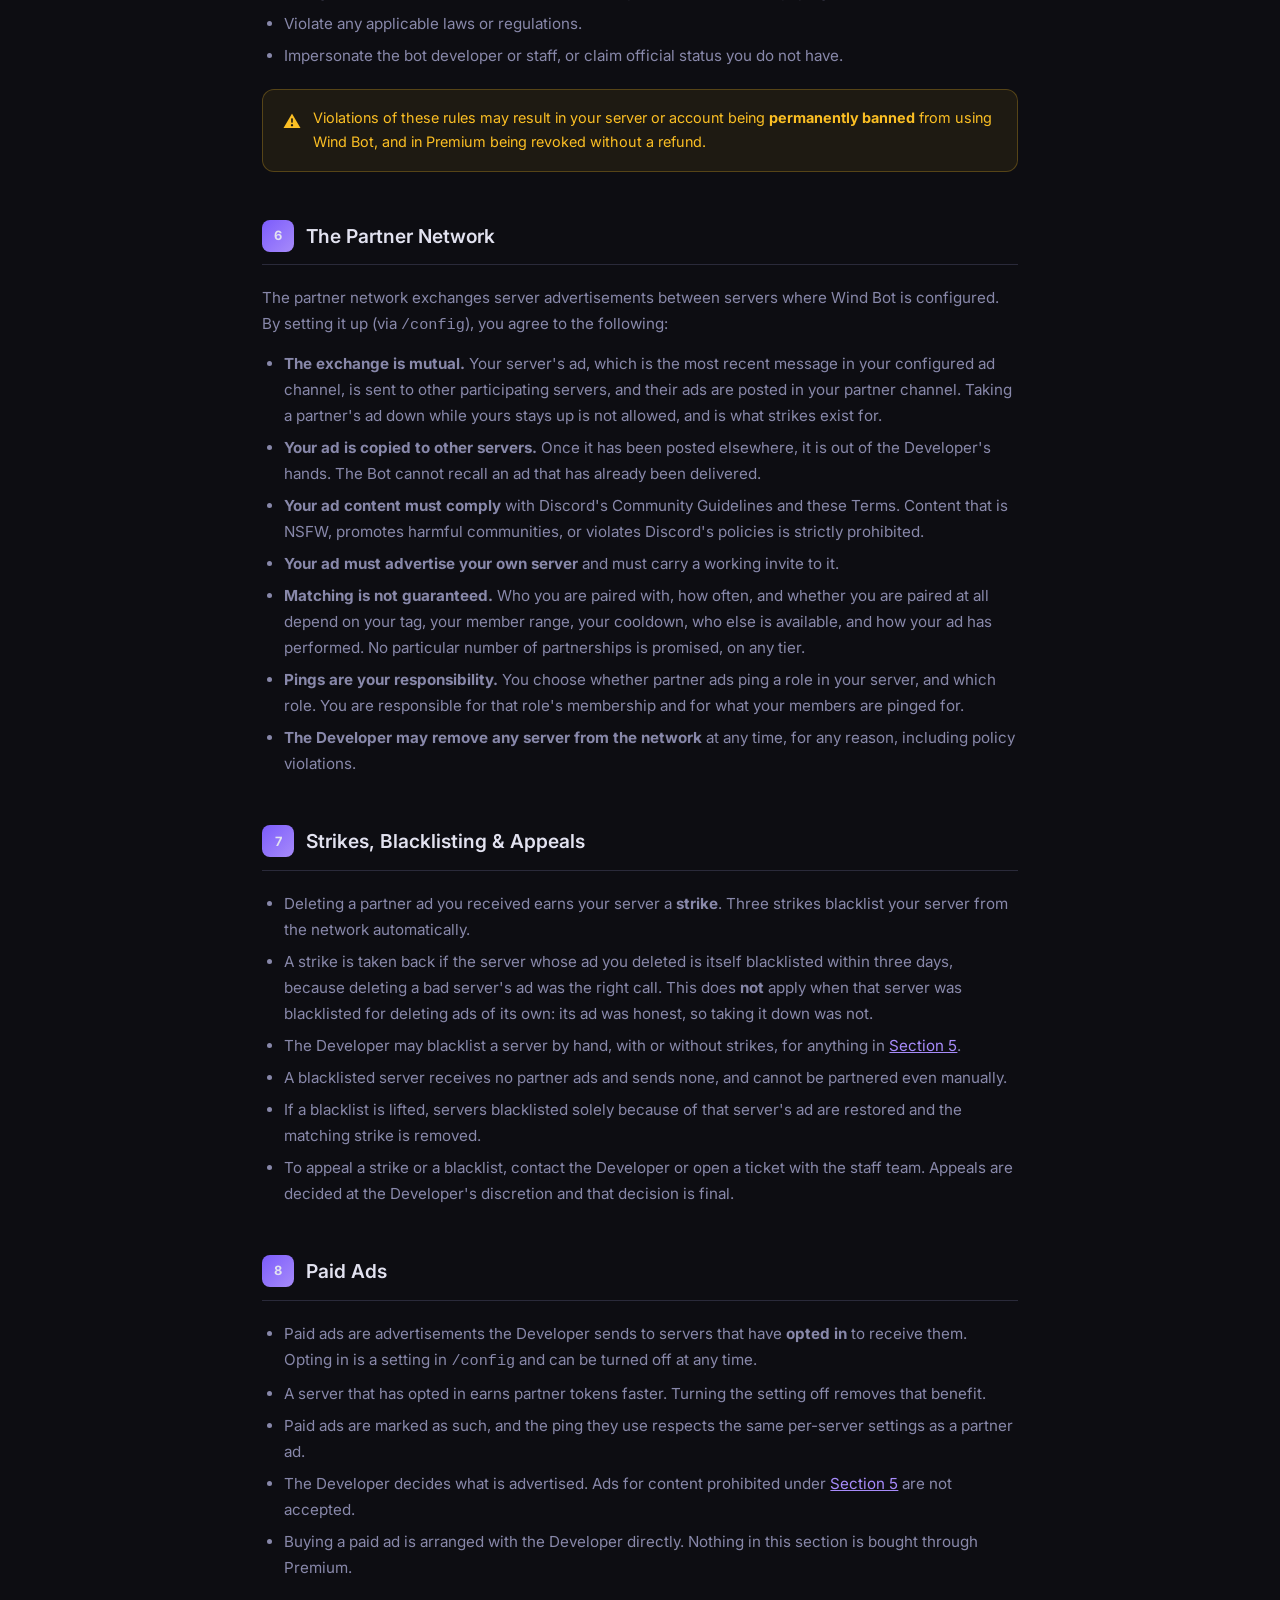
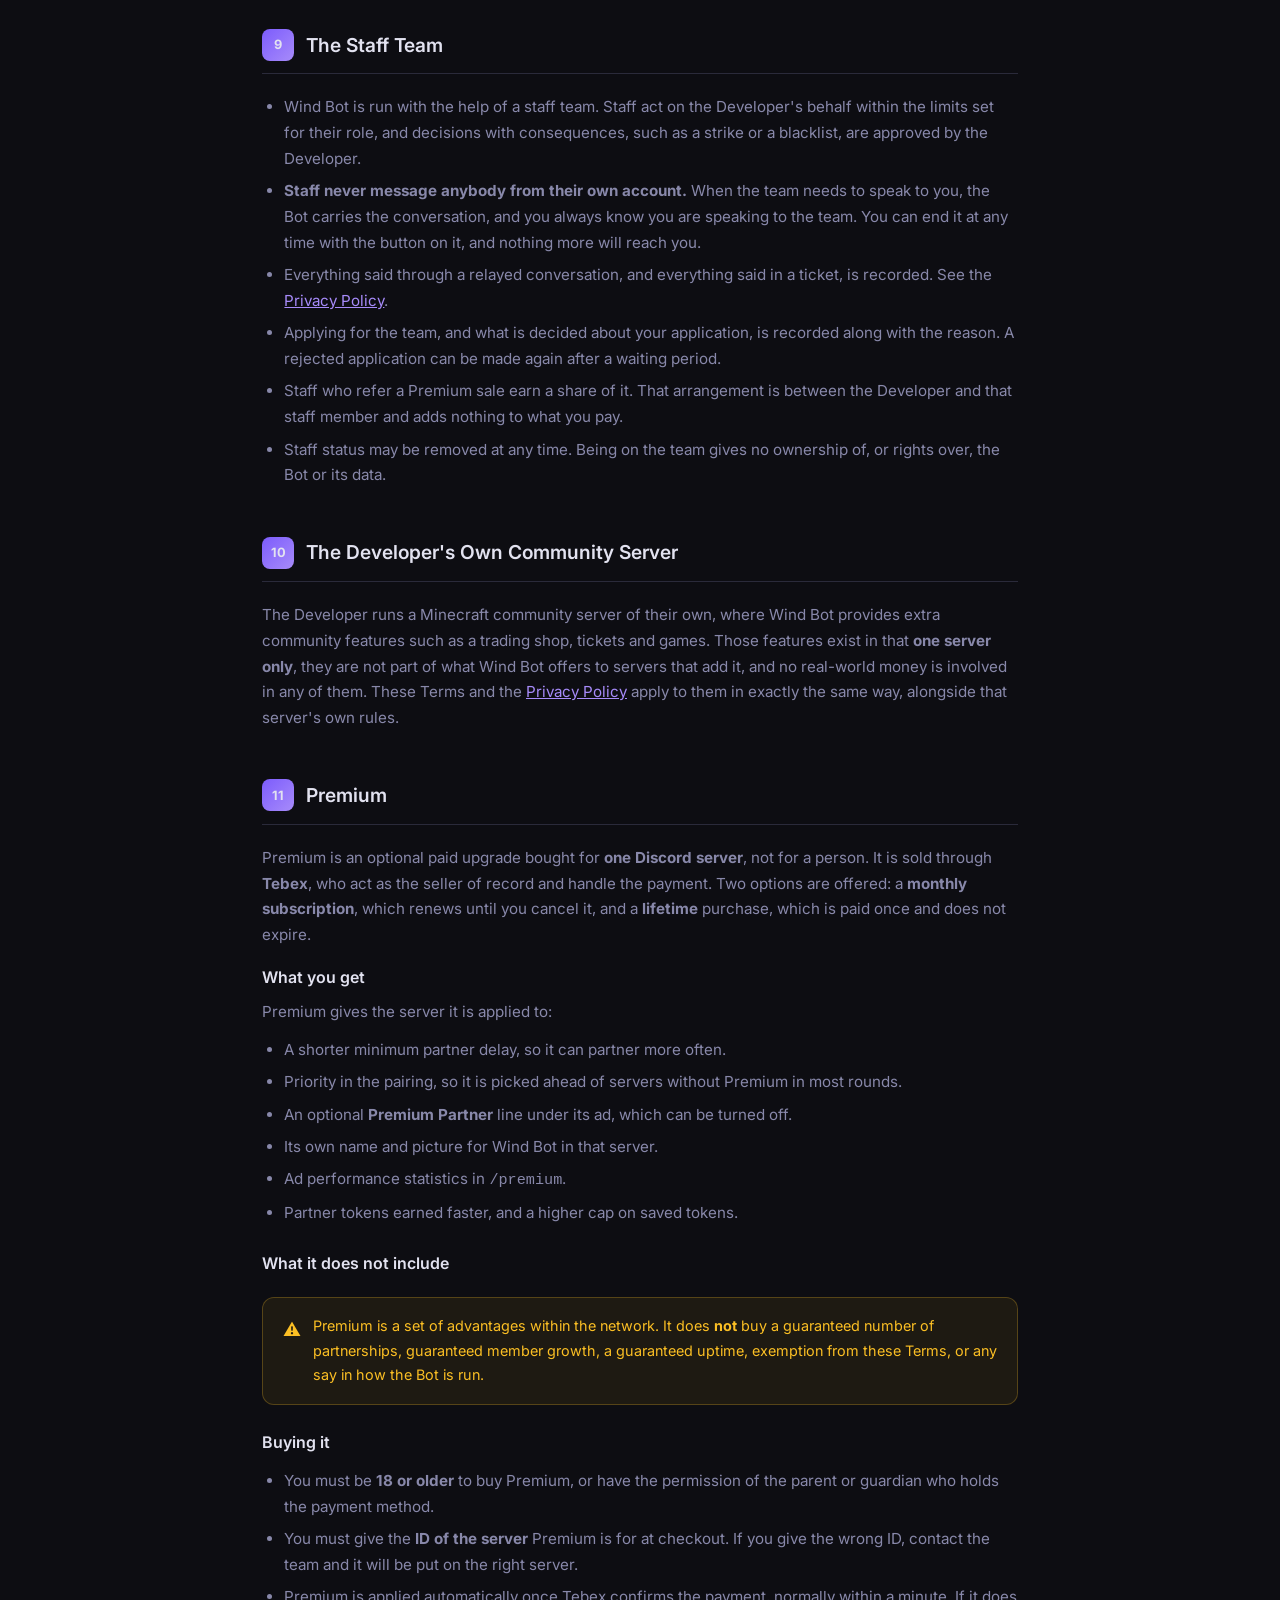
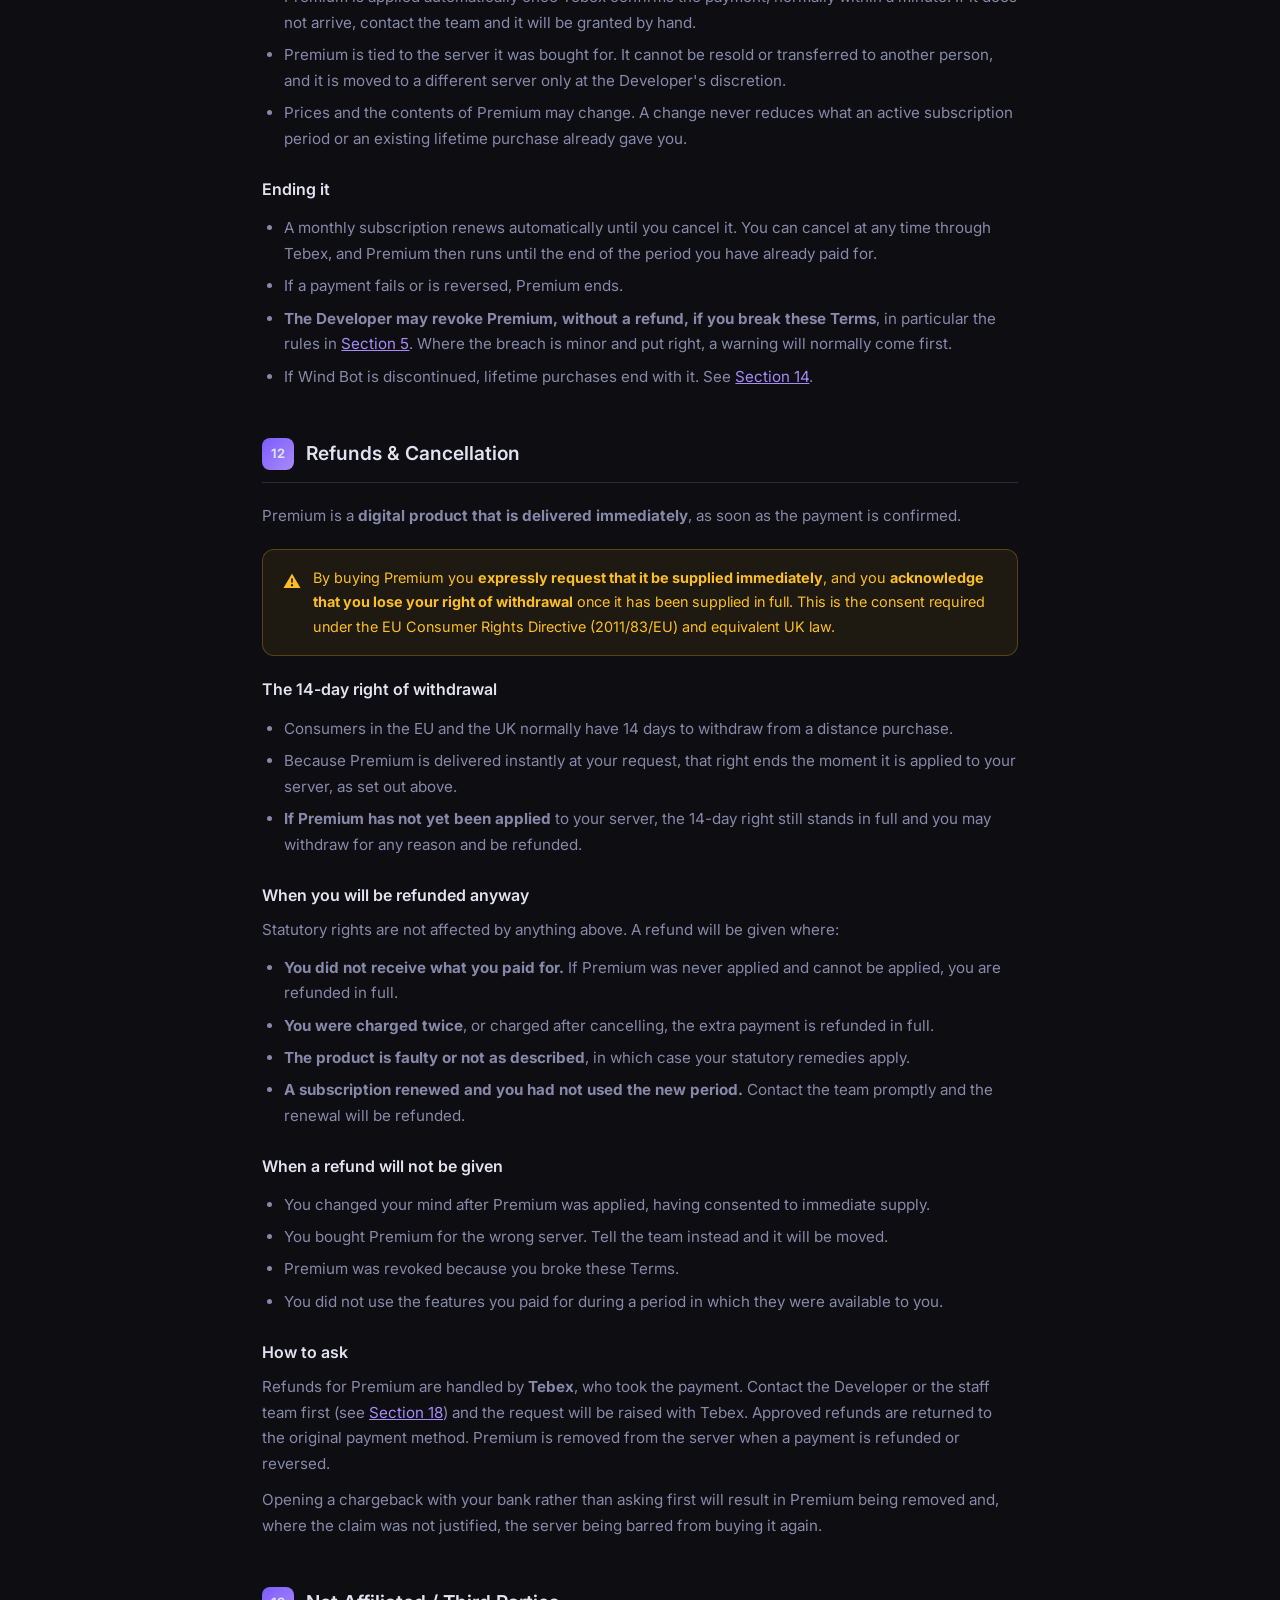
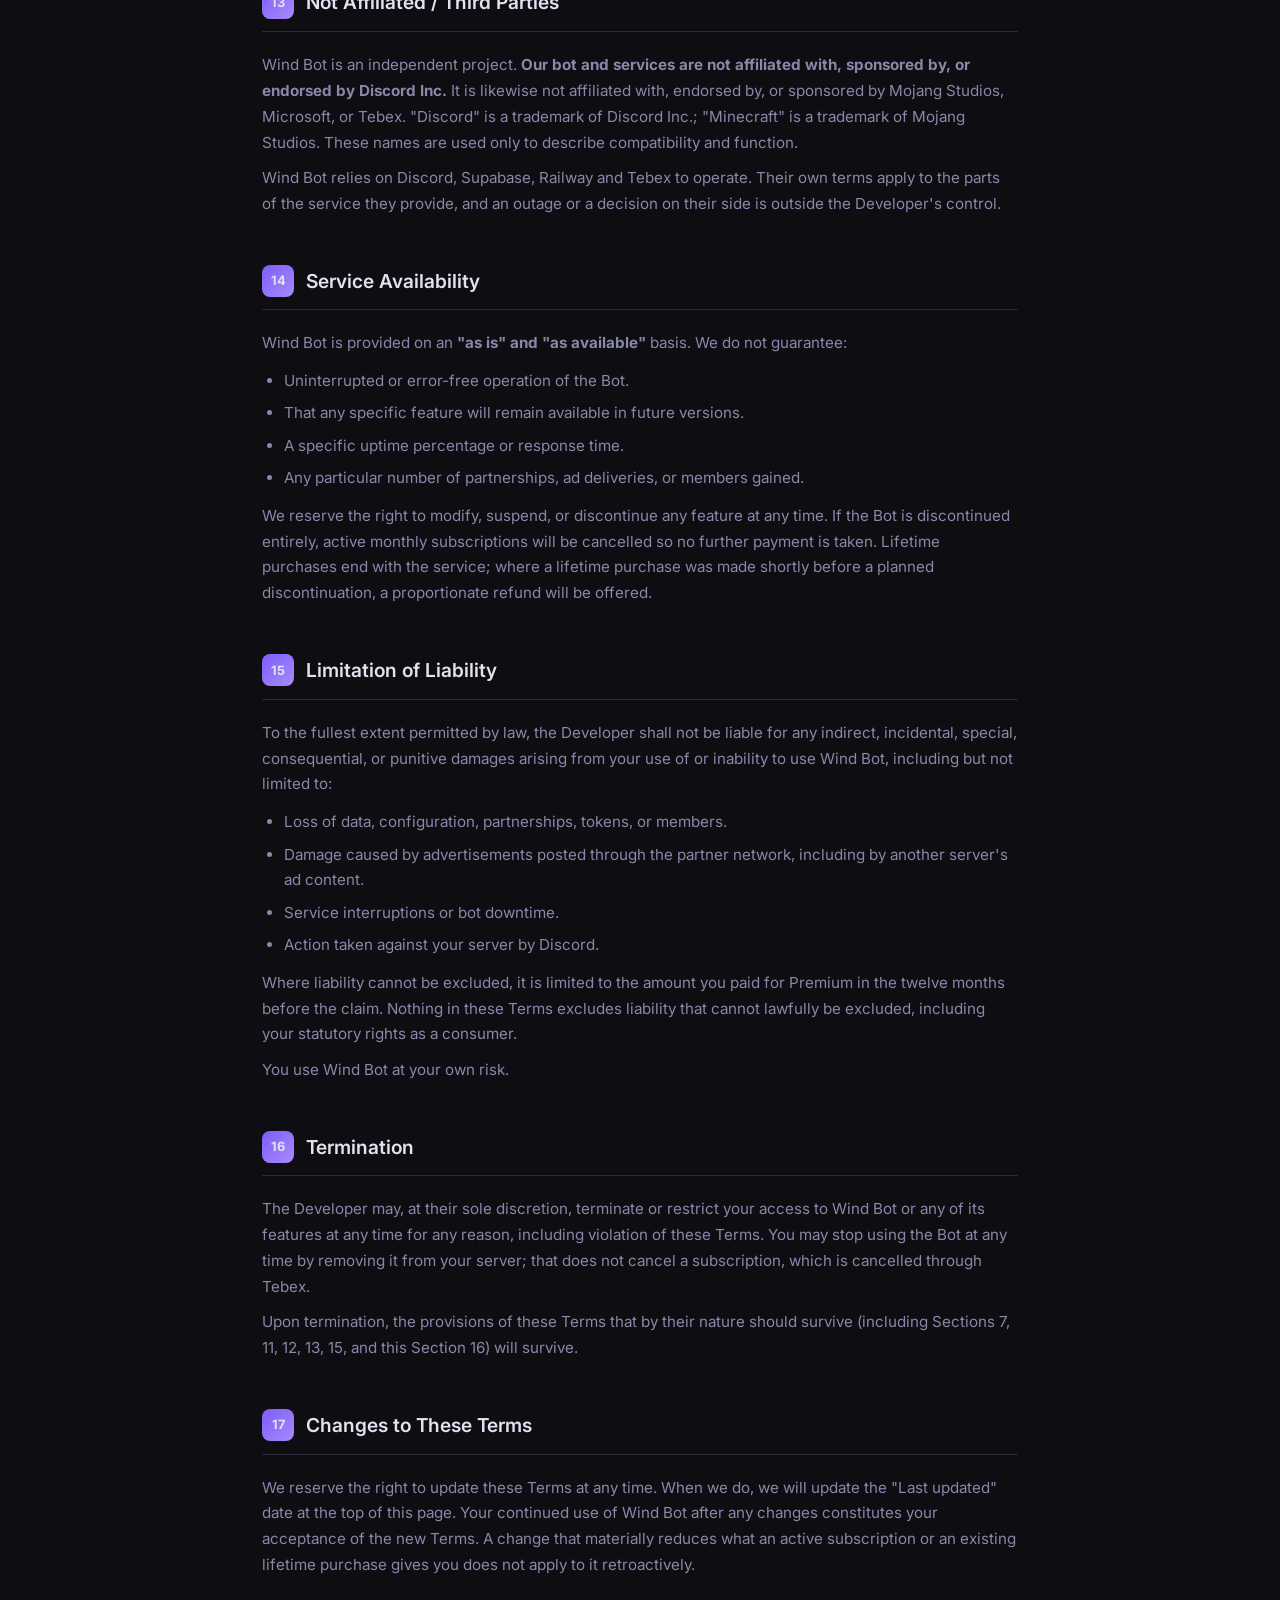
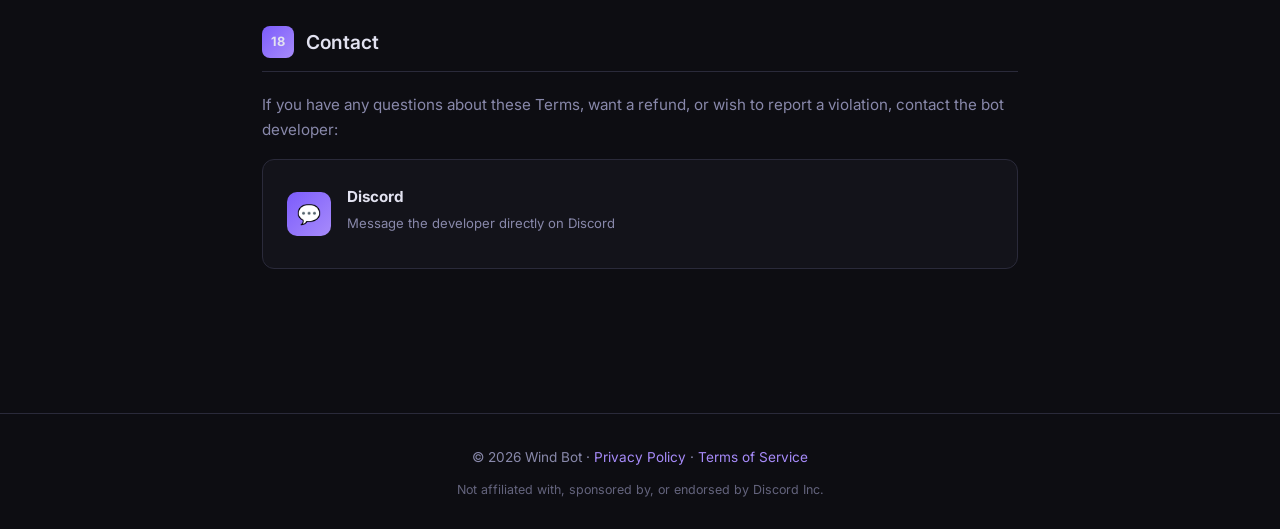
<file: terms.html>
<!DOCTYPE html>
<html lang="en">
<head>
  <meta charset="UTF-8" />
  <meta name="viewport" content="width=device-width, initial-scale=1.0" />
  <title>Terms of Service · Wind Bot</title>
  <meta name="description" content="Terms of Service for Wind Bot, a Discord partner network bot. Includes the Premium terms and the refund policy." />
  <link rel="stylesheet" href="style.css" />
</head>
<body>

  <nav>
    <a href="index.html" class="nav-logo">
      🌊 <span>Wind Bot</span>
    </a>
    <ul class="nav-links">
      <li><a href="privacy.html">Privacy Policy</a></li>
      <li><a href="terms.html">Terms of Service</a></li>
    </ul>
  </nav>

  <div class="hero">
    <div class="hero-badge">📄 Legal</div>
    <h1>Terms of Service</h1>
    <p>By adding Wind Bot to your server, using its commands, or buying Premium, you agree to the following terms.</p>
    <span class="last-updated">📅 Last updated: September 28, 2026</span>
  </div>

  <div class="container">

    <!-- Table of Contents -->
    <div class="toc">
      <h3>Contents</h3>
      <ol>
        <li><a href="#t1">Acceptance of Terms</a></li>
        <li><a href="#t2">Description of Service</a></li>
        <li><a href="#t3">Eligibility</a></li>
        <li><a href="#t4">Acceptable Use</a></li>
        <li><a href="#t5">Prohibited Conduct</a></li>
        <li><a href="#t6">The Partner Network</a></li>
        <li><a href="#t7">Strikes, Blacklisting &amp; Appeals</a></li>
        <li><a href="#t8">Paid Ads</a></li>
        <li><a href="#t9">The Staff Team</a></li>
        <li><a href="#t10">The Developer's Own Community Server</a></li>
        <li><a href="#t11">Premium</a></li>
        <li><a href="#t12">Refunds &amp; Cancellation</a></li>
        <li><a href="#t13">Not Affiliated / Third Parties</a></li>
        <li><a href="#t14">Service Availability</a></li>
        <li><a href="#t15">Limitation of Liability</a></li>
        <li><a href="#t16">Termination</a></li>
        <li><a href="#t17">Changes to These Terms</a></li>
        <li><a href="#t18">Contact</a></li>
      </ol>
    </div>

    <div class="info-box note">
      <span class="info-box-icon">💡</span>
      <div>These Terms apply to everyone who uses Wind Bot: server administrators who add it, staff members, anybody who buys Premium, and community members who interact with it.</div>
    </div>

    <div class="info-box warning">
      <span class="info-box-icon">⚠️</span>
      <div>Wind Bot is an independent project. It is <strong>not affiliated with, sponsored by, or endorsed by Discord Inc.</strong></div>
    </div>

    <!-- 1 -->
    <div class="section" id="t1">
      <div class="section-header">
        <div class="section-num">1</div>
        <h2>Acceptance of Terms</h2>
      </div>
      <p>By adding Wind Bot to a Discord server, using any of its commands or features, or buying Premium, you ("User") agree to be bound by these Terms of Service ("Terms"). If you do not agree to these Terms, you must remove the Bot from your server and cease all use immediately.</p>
    </div>

    <!-- 2 -->
    <div class="section" id="t2">
      <div class="section-header">
        <div class="section-num">2</div>
        <h2>Description of Service</h2>
      </div>
      <p>Wind Bot is a Discord bot providing the following features:</p>
      <ul>
        <li><strong>Auto-Wave partner exchange:</strong> automatic exchange of server advertisements between participating Discord servers, matched on tag, member range and cooldown.</li>
        <li><strong>Token mode and manual partnering:</strong> choosing your partners yourself, using tokens the Bot hands out over time.</li>
        <li><strong>Partner statistics:</strong> how often your ad was posted, how far it reached, and which ads bring members in.</li>
        <li><strong>Paid ads:</strong> an advertisement sent by the Developer to servers that have opted in to receive them.</li>
        <li><strong>Premium:</strong> an optional paid upgrade, described in <a href="#t11" style="color:var(--accent2)">Section 11</a>.</li>
        <li><strong>Server utilities:</strong> configuration, welcome messages, announcements, roles, and related tools.</li>
        <li><strong>A staff team:</strong> applications, tickets and support, described in <a href="#t9" style="color:var(--accent2)">Section 9</a>.</li>
      </ul>
    </div>

    <!-- 3 -->
    <div class="section" id="t3">
      <div class="section-header">
        <div class="section-num">3</div>
        <h2>Eligibility</h2>
      </div>
      <p>You must meet all of the following to use Wind Bot:</p>
      <ul>
        <li>Be at least 13 years old, as required by Discord's Terms of Service.</li>
        <li>Have a valid Discord account in good standing.</li>
        <li>Comply with <a href="https://discord.com/terms" target="_blank" rel="noopener" style="color:var(--accent2)">Discord's Terms of Service</a> and <a href="https://discord.com/guidelines" target="_blank" rel="noopener" style="color:var(--accent2)">Community Guidelines</a> at all times.</li>
        <li>Have permission to add the Bot to, and configure it in, any server you use it in.</li>
      </ul>
      <p>Additional age requirements apply to purchases. See <a href="#t11" style="color:var(--accent2)">Section 11</a>.</p>
    </div>

    <!-- 4 -->
    <div class="section" id="t4">
      <div class="section-header">
        <div class="section-num">4</div>
        <h2>Acceptable Use</h2>
      </div>
      <p>You may use Wind Bot only for its intended purposes and in a manner consistent with these Terms. Server administrators who add Wind Bot are responsible for ensuring that their community members use the Bot appropriately.</p>
      <div class="info-box success">
        <span class="info-box-icon">✅</span>
        <div>You are permitted to use Wind Bot's features to manage and grow your Discord community, provided you follow these Terms and Discord's policies.</div>
      </div>
    </div>

    <!-- 5 -->
    <div class="section" id="t5">
      <div class="section-header">
        <div class="section-num">5</div>
        <h2>Prohibited Conduct</h2>
      </div>
      <p>You must <strong>not</strong> use Wind Bot to:</p>
      <ul>
        <li>Spam, flood, or harass any user or server.</li>
        <li>Distribute illegal content, malware, phishing links, IP grabbers, or scam material.</li>
        <li>Attempt to exploit, reverse-engineer, or interfere with the Bot's operation.</li>
        <li>Send misleading, harmful, or inappropriate advertisements through the partner network.</li>
        <li>Advertise a server other than the one your ad is sent from, or use an invite that does not lead where the ad says it does.</li>
        <li>Delete or hide partner ads you have received while your own continues to be posted elsewhere.</li>
        <li>Configure a ping role that reaches nobody, or one made up of bots, in order to appear to be pinging your members when you are not.</li>
        <li>Inflate your member count with bots or fake accounts to reach servers you would not otherwise be matched with.</li>
        <li>Abuse the partner tracking or token systems to artificially inflate statistics, tokens, or partnerships.</li>
        <li>Abuse the staff team's relay, ticket or application systems, including by using them to reach somebody who has ended the conversation.</li>
        <li>Charge for, resell, or transfer Premium, or attempt to obtain it without paying for it.</li>
        <li>Violate any applicable laws or regulations.</li>
        <li>Impersonate the bot developer or staff, or claim official status you do not have.</li>
      </ul>
      <div class="info-box warning">
        <span class="info-box-icon">⚠️</span>
        <div>Violations of these rules may result in your server or account being <strong>permanently banned</strong> from using Wind Bot, and in Premium being revoked without a refund.</div>
      </div>
    </div>

    <!-- 6 -->
    <div class="section" id="t6">
      <div class="section-header">
        <div class="section-num">6</div>
        <h2>The Partner Network</h2>
      </div>
      <p>The partner network exchanges server advertisements between servers where Wind Bot is configured. By setting it up (via <code>/config</code>), you agree to the following:</p>
      <ul>
        <li><strong>The exchange is mutual.</strong> Your server's ad, which is the most recent message in your configured ad channel, is sent to other participating servers, and their ads are posted in your partner channel. Taking a partner's ad down while yours stays up is not allowed, and is what strikes exist for.</li>
        <li><strong>Your ad is copied to other servers.</strong> Once it has been posted elsewhere, it is out of the Developer's hands. The Bot cannot recall an ad that has already been delivered.</li>
        <li><strong>Your ad content must comply</strong> with Discord's Community Guidelines and these Terms. Content that is NSFW, promotes harmful communities, or violates Discord's policies is strictly prohibited.</li>
        <li><strong>Your ad must advertise your own server</strong> and must carry a working invite to it.</li>
        <li><strong>Matching is not guaranteed.</strong> Who you are paired with, how often, and whether you are paired at all depend on your tag, your member range, your cooldown, who else is available, and how your ad has performed. No particular number of partnerships is promised, on any tier.</li>
        <li><strong>Pings are your responsibility.</strong> You choose whether partner ads ping a role in your server, and which role. You are responsible for that role's membership and for what your members are pinged for.</li>
        <li><strong>The Developer may remove any server from the network</strong> at any time, for any reason, including policy violations.</li>
      </ul>
    </div>

    <!-- 7 -->
    <div class="section" id="t7">
      <div class="section-header">
        <div class="section-num">7</div>
        <h2>Strikes, Blacklisting &amp; Appeals</h2>
      </div>
      <ul>
        <li>Deleting a partner ad you received earns your server a <strong>strike</strong>. Three strikes blacklist your server from the network automatically.</li>
        <li>A strike is taken back if the server whose ad you deleted is itself blacklisted within three days, because deleting a bad server's ad was the right call. This does <strong>not</strong> apply when that server was blacklisted for deleting ads of its own: its ad was honest, so taking it down was not.</li>
        <li>The Developer may blacklist a server by hand, with or without strikes, for anything in <a href="#t5" style="color:var(--accent2)">Section 5</a>.</li>
        <li>A blacklisted server receives no partner ads and sends none, and cannot be partnered even manually.</li>
        <li>If a blacklist is lifted, servers blacklisted solely because of that server's ad are restored and the matching strike is removed.</li>
        <li>To appeal a strike or a blacklist, contact the Developer or open a ticket with the staff team. Appeals are decided at the Developer's discretion and that decision is final.</li>
      </ul>
    </div>

    <!-- 8 -->
    <div class="section" id="t8">
      <div class="section-header">
        <div class="section-num">8</div>
        <h2>Paid Ads</h2>
      </div>
      <ul>
        <li>Paid ads are advertisements the Developer sends to servers that have <strong>opted in</strong> to receive them. Opting in is a setting in <code>/config</code> and can be turned off at any time.</li>
        <li>A server that has opted in earns partner tokens faster. Turning the setting off removes that benefit.</li>
        <li>Paid ads are marked as such, and the ping they use respects the same per-server settings as a partner ad.</li>
        <li>The Developer decides what is advertised. Ads for content prohibited under <a href="#t5" style="color:var(--accent2)">Section 5</a> are not accepted.</li>
        <li>Buying a paid ad is arranged with the Developer directly. Nothing in this section is bought through Premium.</li>
      </ul>
    </div>

    <!-- 9 -->
    <div class="section" id="t9">
      <div class="section-header">
        <div class="section-num">9</div>
        <h2>The Staff Team</h2>
      </div>
      <ul>
        <li>Wind Bot is run with the help of a staff team. Staff act on the Developer's behalf within the limits set for their role, and decisions with consequences, such as a strike or a blacklist, are approved by the Developer.</li>
        <li><strong>Staff never message anybody from their own account.</strong> When the team needs to speak to you, the Bot carries the conversation, and you always know you are speaking to the team. You can end it at any time with the button on it, and nothing more will reach you.</li>
        <li>Everything said through a relayed conversation, and everything said in a ticket, is recorded. See the <a href="privacy.html#s6" style="color:var(--accent2)">Privacy Policy</a>.</li>
        <li>Applying for the team, and what is decided about your application, is recorded along with the reason. A rejected application can be made again after a waiting period.</li>
        <li>Staff who refer a Premium sale earn a share of it. That arrangement is between the Developer and that staff member and adds nothing to what you pay.</li>
        <li>Staff status may be removed at any time. Being on the team gives no ownership of, or rights over, the Bot or its data.</li>
      </ul>
    </div>

    <!-- 10 -->
    <div class="section" id="t10">
      <div class="section-header">
        <div class="section-num">10</div>
        <h2>The Developer's Own Community Server</h2>
      </div>
      <p>The Developer runs a Minecraft community server of their own, where Wind Bot provides extra community features such as a trading shop, tickets and games. Those features exist in that <strong>one server only</strong>, they are not part of what Wind Bot offers to servers that add it, and no real-world money is involved in any of them. These Terms and the <a href="privacy.html" style="color:var(--accent2)">Privacy Policy</a> apply to them in exactly the same way, alongside that server's own rules.</p>
    </div>

    <!-- 11 -->
    <div class="section" id="t11">
      <div class="section-header">
        <div class="section-num">11</div>
        <h2>Premium</h2>
      </div>
      <p>Premium is an optional paid upgrade bought for <strong>one Discord server</strong>, not for a person. It is sold through <strong>Tebex</strong>, who act as the seller of record and handle the payment. Two options are offered: a <strong>monthly subscription</strong>, which renews until you cancel it, and a <strong>lifetime</strong> purchase, which is paid once and does not expire.</p>

      <h3>What you get</h3>
      <p>Premium gives the server it is applied to:</p>
      <ul>
        <li>A shorter minimum partner delay, so it can partner more often.</li>
        <li>Priority in the pairing, so it is picked ahead of servers without Premium in most rounds.</li>
        <li>An optional <strong>Premium Partner</strong> line under its ad, which can be turned off.</li>
        <li>Its own name and picture for Wind Bot in that server.</li>
        <li>Ad performance statistics in <code>/premium</code>.</li>
        <li>Partner tokens earned faster, and a higher cap on saved tokens.</li>
      </ul>

      <h3>What it does not include</h3>
      <div class="info-box warning">
        <span class="info-box-icon">⚠️</span>
        <div>Premium is a set of advantages within the network. It does <strong>not</strong> buy a guaranteed number of partnerships, guaranteed member growth, a guaranteed uptime, exemption from these Terms, or any say in how the Bot is run.</div>
      </div>

      <h3>Buying it</h3>
      <ul>
        <li>You must be <strong>18 or older</strong> to buy Premium, or have the permission of the parent or guardian who holds the payment method.</li>
        <li>You must give the <strong>ID of the server</strong> Premium is for at checkout. If you give the wrong ID, contact the team and it will be put on the right server.</li>
        <li>Premium is applied automatically once Tebex confirms the payment, normally within a minute. If it does not arrive, contact the team and it will be granted by hand.</li>
        <li>Premium is tied to the server it was bought for. It cannot be resold or transferred to another person, and it is moved to a different server only at the Developer's discretion.</li>
        <li>Prices and the contents of Premium may change. A change never reduces what an active subscription period or an existing lifetime purchase already gave you.</li>
      </ul>

      <h3>Ending it</h3>
      <ul>
        <li>A monthly subscription renews automatically until you cancel it. You can cancel at any time through Tebex, and Premium then runs until the end of the period you have already paid for.</li>
        <li>If a payment fails or is reversed, Premium ends.</li>
        <li><strong>The Developer may revoke Premium, without a refund, if you break these Terms</strong>, in particular the rules in <a href="#t5" style="color:var(--accent2)">Section 5</a>. Where the breach is minor and put right, a warning will normally come first.</li>
        <li>If Wind Bot is discontinued, lifetime purchases end with it. See <a href="#t14" style="color:var(--accent2)">Section 14</a>.</li>
      </ul>
    </div>

    <!-- 12 -->
    <div class="section" id="t12">
      <div class="section-header">
        <div class="section-num">12</div>
        <h2>Refunds &amp; Cancellation</h2>
      </div>
      <p>Premium is a <strong>digital product that is delivered immediately</strong>, as soon as the payment is confirmed.</p>

      <div class="info-box warning">
        <span class="info-box-icon">⚠️</span>
        <div>By buying Premium you <strong>expressly request that it be supplied immediately</strong>, and you <strong>acknowledge that you lose your right of withdrawal</strong> once it has been supplied in full. This is the consent required under the EU Consumer Rights Directive (2011/83/EU) and equivalent UK law.</div>
      </div>

      <h3>The 14-day right of withdrawal</h3>
      <ul>
        <li>Consumers in the EU and the UK normally have 14 days to withdraw from a distance purchase.</li>
        <li>Because Premium is delivered instantly at your request, that right ends the moment it is applied to your server, as set out above.</li>
        <li><strong>If Premium has not yet been applied</strong> to your server, the 14-day right still stands in full and you may withdraw for any reason and be refunded.</li>
      </ul>

      <h3>When you will be refunded anyway</h3>
      <p>Statutory rights are not affected by anything above. A refund will be given where:</p>
      <ul>
        <li><strong>You did not receive what you paid for.</strong> If Premium was never applied and cannot be applied, you are refunded in full.</li>
        <li><strong>You were charged twice</strong>, or charged after cancelling, the extra payment is refunded in full.</li>
        <li><strong>The product is faulty or not as described</strong>, in which case your statutory remedies apply.</li>
        <li><strong>A subscription renewed and you had not used the new period.</strong> Contact the team promptly and the renewal will be refunded.</li>
      </ul>

      <h3>When a refund will not be given</h3>
      <ul>
        <li>You changed your mind after Premium was applied, having consented to immediate supply.</li>
        <li>You bought Premium for the wrong server. Tell the team instead and it will be moved.</li>
        <li>Premium was revoked because you broke these Terms.</li>
        <li>You did not use the features you paid for during a period in which they were available to you.</li>
      </ul>

      <h3>How to ask</h3>
      <p>Refunds for Premium are handled by <strong>Tebex</strong>, who took the payment. Contact the Developer or the staff team first (see <a href="#t18" style="color:var(--accent2)">Section 18</a>) and the request will be raised with Tebex. Approved refunds are returned to the original payment method. Premium is removed from the server when a payment is refunded or reversed.</p>
      <p>Opening a chargeback with your bank rather than asking first will result in Premium being removed and, where the claim was not justified, the server being barred from buying it again.</p>
    </div>

    <!-- 13 -->
    <div class="section" id="t13">
      <div class="section-header">
        <div class="section-num">13</div>
        <h2>Not Affiliated / Third Parties</h2>
      </div>
      <p>Wind Bot is an independent project. <strong>Our bot and services are not affiliated with, sponsored by, or endorsed by Discord Inc.</strong> It is likewise not affiliated with, endorsed by, or sponsored by Mojang Studios, Microsoft, or Tebex. "Discord" is a trademark of Discord Inc.; "Minecraft" is a trademark of Mojang Studios. These names are used only to describe compatibility and function.</p>
      <p>Wind Bot relies on Discord, Supabase, Railway and Tebex to operate. Their own terms apply to the parts of the service they provide, and an outage or a decision on their side is outside the Developer's control.</p>
    </div>

    <!-- 14 -->
    <div class="section" id="t14">
      <div class="section-header">
        <div class="section-num">14</div>
        <h2>Service Availability</h2>
      </div>
      <p>Wind Bot is provided on an <strong>"as is" and "as available"</strong> basis. We do not guarantee:</p>
      <ul>
        <li>Uninterrupted or error-free operation of the Bot.</li>
        <li>That any specific feature will remain available in future versions.</li>
        <li>A specific uptime percentage or response time.</li>
        <li>Any particular number of partnerships, ad deliveries, or members gained.</li>
      </ul>
      <p>We reserve the right to modify, suspend, or discontinue any feature at any time. If the Bot is discontinued entirely, active monthly subscriptions will be cancelled so no further payment is taken. Lifetime purchases end with the service; where a lifetime purchase was made shortly before a planned discontinuation, a proportionate refund will be offered.</p>
    </div>

    <!-- 15 -->
    <div class="section" id="t15">
      <div class="section-header">
        <div class="section-num">15</div>
        <h2>Limitation of Liability</h2>
      </div>
      <p>To the fullest extent permitted by law, the Developer shall not be liable for any indirect, incidental, special, consequential, or punitive damages arising from your use of or inability to use Wind Bot, including but not limited to:</p>
      <ul>
        <li>Loss of data, configuration, partnerships, tokens, or members.</li>
        <li>Damage caused by advertisements posted through the partner network, including by another server's ad content.</li>
        <li>Service interruptions or bot downtime.</li>
        <li>Action taken against your server by Discord.</li>
      </ul>
      <p>Where liability cannot be excluded, it is limited to the amount you paid for Premium in the twelve months before the claim. Nothing in these Terms excludes liability that cannot lawfully be excluded, including your statutory rights as a consumer.</p>
      <p>You use Wind Bot at your own risk.</p>
    </div>

    <!-- 16 -->
    <div class="section" id="t16">
      <div class="section-header">
        <div class="section-num">16</div>
        <h2>Termination</h2>
      </div>
      <p>The Developer may, at their sole discretion, terminate or restrict your access to Wind Bot or any of its features at any time for any reason, including violation of these Terms. You may stop using the Bot at any time by removing it from your server; that does not cancel a subscription, which is cancelled through Tebex.</p>
      <p>Upon termination, the provisions of these Terms that by their nature should survive (including Sections 7, 11, 12, 13, 15, and this Section 16) will survive.</p>
    </div>

    <!-- 17 -->
    <div class="section" id="t17">
      <div class="section-header">
        <div class="section-num">17</div>
        <h2>Changes to These Terms</h2>
      </div>
      <p>We reserve the right to update these Terms at any time. When we do, we will update the "Last updated" date at the top of this page. Your continued use of Wind Bot after any changes constitutes your acceptance of the new Terms. A change that materially reduces what an active subscription or an existing lifetime purchase gives you does not apply to it retroactively.</p>
    </div>

    <!-- 18 -->
    <div class="section" id="t18">
      <div class="section-header">
        <div class="section-num">18</div>
        <h2>Contact</h2>
      </div>
      <p>If you have any questions about these Terms, want a refund, or wish to report a violation, contact the bot developer:</p>
      <a href="https://discord.com/users/1493273832432210042" class="contact-card">
        <div class="contact-icon">💬</div>
        <div>
          <h4>Discord</h4>
          <p>Message the developer directly on Discord</p>
        </div>
      </a>
    </div>

  </div>

  <footer>
    <p>© 2026 Wind Bot · <a href="privacy.html">Privacy Policy</a> · <a href="terms.html">Terms of Service</a></p>
    <p class="footer-disclaimer">Not affiliated with, sponsored by, or endorsed by Discord Inc.</p>
  </footer>

</body>
</html>
</file>
<file: style.css>
/* Wind Bot - Legal Pages CSS */

@import url('https://fonts.googleapis.com/css2?family=Inter:wght@300;400;500;600;700&display=swap');

:root {
  --bg:         #0d0d12;
  --surface:    #13131a;
  --surface2:   #1a1a24;
  --border:     #2a2a3a;
  --accent:     #7c5cfc;
  --accent2:    #a78bfa;
  --text:       #e2e2f0;
  --text-muted: #8888aa;
  --danger:     #ef4444;
  --success:    #22c55e;
  --radius:     12px;
}

* { box-sizing: border-box; margin: 0; padding: 0; }

html { scroll-behavior: smooth; }

body {
  font-family: 'Inter', sans-serif;
  background: var(--bg);
  color: var(--text);
  min-height: 100vh;
  line-height: 1.7;
}

/* ── Nav ── */
nav {
  position: sticky;
  top: 0;
  z-index: 100;
  background: rgba(13,13,18,0.85);
  backdrop-filter: blur(16px);
  border-bottom: 1px solid var(--border);
  padding: 0 2rem;
  display: flex;
  align-items: center;
  justify-content: space-between;
  height: 64px;
}

.nav-logo {
  display: flex;
  align-items: center;
  gap: 10px;
  font-weight: 700;
  font-size: 1.15rem;
  color: var(--text);
  text-decoration: none;
}

.nav-logo span {
  background: linear-gradient(135deg, var(--accent), var(--accent2));
  -webkit-background-clip: text;
  -webkit-text-fill-color: transparent;
}

.nav-links {
  display: flex;
  gap: 1.5rem;
  list-style: none;
}

.nav-links a {
  color: var(--text-muted);
  text-decoration: none;
  font-size: 0.9rem;
  font-weight: 500;
  transition: color 0.2s;
}

.nav-links a:hover { color: var(--text); }

/* ── Hero ── */
.hero {
  text-align: center;
  padding: 5rem 2rem 4rem;
  background: radial-gradient(ellipse 80% 50% at 50% -10%, rgba(124,92,252,0.2) 0%, transparent 70%);
}

.hero-badge {
  display: inline-flex;
  align-items: center;
  gap: 6px;
  background: rgba(124,92,252,0.12);
  border: 1px solid rgba(124,92,252,0.3);
  color: var(--accent2);
  padding: 4px 14px;
  border-radius: 100px;
  font-size: 0.8rem;
  font-weight: 600;
  letter-spacing: 0.05em;
  text-transform: uppercase;
  margin-bottom: 1.5rem;
}

.hero h1 {
  font-size: clamp(2rem, 5vw, 3.5rem);
  font-weight: 700;
  line-height: 1.15;
  margin-bottom: 1rem;
  background: linear-gradient(135deg, #fff 0%, var(--accent2) 100%);
  -webkit-background-clip: text;
  -webkit-text-fill-color: transparent;
}

.hero p {
  font-size: 1.05rem;
  color: var(--text-muted);
  max-width: 560px;
  margin: 0 auto 2rem;
}

.last-updated {
  font-size: 0.85rem;
  color: var(--text-muted);
  display: inline-flex;
  align-items: center;
  gap: 6px;
  background: var(--surface);
  border: 1px solid var(--border);
  padding: 5px 14px;
  border-radius: 100px;
}

/* ── Main content ── */
.container {
  max-width: 820px;
  margin: 0 auto;
  padding: 3rem 2rem 6rem;
}

/* ── Table of contents ── */
.toc {
  background: var(--surface);
  border: 1px solid var(--border);
  border-radius: var(--radius);
  padding: 1.5rem 2rem;
  margin-bottom: 3rem;
}

.toc h3 {
  font-size: 0.8rem;
  font-weight: 600;
  color: var(--text-muted);
  text-transform: uppercase;
  letter-spacing: 0.08em;
  margin-bottom: 0.75rem;
}

.toc ol {
  padding-left: 1.2rem;
}

.toc li { margin: 0.3rem 0; }

.toc a {
  color: var(--accent2);
  text-decoration: none;
  font-size: 0.9rem;
  transition: color 0.2s;
}

.toc a:hover { color: #fff; }

/* ── Sections ── */
.section {
  margin-bottom: 3rem;
  scroll-margin-top: 80px;
}

.section-header {
  display: flex;
  align-items: center;
  gap: 12px;
  margin-bottom: 1.25rem;
  padding-bottom: 0.75rem;
  border-bottom: 1px solid var(--border);
}

.section-num {
  width: 32px;
  height: 32px;
  border-radius: 8px;
  background: linear-gradient(135deg, var(--accent), var(--accent2));
  display: flex;
  align-items: center;
  justify-content: center;
  font-size: 0.8rem;
  font-weight: 700;
  flex-shrink: 0;
}

.section h2 {
  font-size: 1.2rem;
  font-weight: 600;
  color: var(--text);
}

/* Sub-headings inside a long section, such as the Premium and refund terms,
   which are too long to read as one list. */
.section h3 {
  font-size: 1rem;
  font-weight: 600;
  color: var(--text);
  margin: 1.5rem 0 0.5rem;
}

.section h3:first-of-type { margin-top: 1rem; }

.section p,
.section li {
  color: var(--text-muted);
  font-size: 0.95rem;
  margin-bottom: 0.6rem;
}

.section ul, .section ol {
  padding-left: 1.4rem;
  margin: 0.75rem 0;
}

.section li { margin: 0.4rem 0; }

/* ── Info boxes ── */
.info-box {
  display: flex;
  gap: 12px;
  align-items: flex-start;
  padding: 1rem 1.25rem;
  border-radius: var(--radius);
  margin: 1.25rem 0;
  font-size: 0.9rem;
}

.info-box.note {
  background: rgba(124,92,252,0.08);
  border: 1px solid rgba(124,92,252,0.25);
  color: var(--accent2);
}

.info-box.warning {
  background: rgba(251,191,36,0.07);
  border: 1px solid rgba(251,191,36,0.25);
  color: #fbbf24;
}

.info-box.success {
  background: rgba(34,197,94,0.07);
  border: 1px solid rgba(34,197,94,0.25);
  color: #4ade80;
}

.info-box-icon { font-size: 1.1rem; margin-top: 1px; flex-shrink: 0; }

/* ── Data table ── */
.data-table {
  width: 100%;
  border-collapse: collapse;
  margin: 1rem 0;
  font-size: 0.875rem;
  border-radius: var(--radius);
  overflow: hidden;
  border: 1px solid var(--border);
}

.data-table th {
  background: var(--surface2);
  color: var(--text-muted);
  font-weight: 600;
  text-transform: uppercase;
  font-size: 0.75rem;
  letter-spacing: 0.05em;
  padding: 10px 14px;
  text-align: left;
}

.data-table td {
  padding: 10px 14px;
  color: var(--text-muted);
  border-top: 1px solid var(--border);
}

.data-table tr:hover td { background: rgba(255,255,255,0.02); }

.tag {
  display: inline-block;
  padding: 2px 8px;
  border-radius: 4px;
  font-size: 0.75rem;
  font-weight: 600;
}

.tag.green { background: rgba(34,197,94,0.15); color: #4ade80; }
.tag.purple { background: rgba(124,92,252,0.15); color: var(--accent2); }
.tag.amber { background: rgba(245,158,11,0.15); color: #fbbf24; }

/* ── Contact card ── */
.contact-card {
  background: var(--surface);
  border: 1px solid var(--border);
  border-radius: var(--radius);
  padding: 1.5rem;
  display: flex;
  align-items: center;
  gap: 1rem;
  text-decoration: none;
  transition: border-color 0.2s, background 0.2s;
  margin-top: 1rem;
}

.contact-card:hover {
  border-color: var(--accent);
  background: var(--surface2);
}

.contact-icon {
  width: 44px;
  height: 44px;
  border-radius: 10px;
  background: linear-gradient(135deg, var(--accent), var(--accent2));
  display: flex;
  align-items: center;
  justify-content: center;
  font-size: 1.2rem;
  flex-shrink: 0;
}

.contact-card h4 { font-size: 0.95rem; color: var(--text); margin-bottom: 2px; }
.contact-card p  { font-size: 0.82rem; color: var(--text-muted); }

/* ── Footer ── */
footer {
  border-top: 1px solid var(--border);
  padding: 2rem;
  text-align: center;
  color: var(--text-muted);
  font-size: 0.85rem;
}

footer a { color: var(--accent2); text-decoration: none; }
footer a:hover { text-decoration: underline; }

/* Discord asks that this be visible wherever the bot is presented, so it sits
   in the footer of every page as well as in the terms. */
.footer-disclaimer {
  margin-top: 0.6rem;
  font-size: 0.78rem;
  opacity: 0.7;
}

/* ── Home page cards ── */
.cards {
  display: grid;
  grid-template-columns: repeat(auto-fit, minmax(260px, 1fr));
  gap: 1.5rem;
  max-width: 900px;
  margin: 3rem auto 0;
  padding: 0 2rem 6rem;
}

.card {
  background: var(--surface);
  border: 1px solid var(--border);
  border-radius: var(--radius);
  padding: 2rem;
  text-decoration: none;
  transition: border-color 0.25s, transform 0.2s;
}

.card:hover {
  border-color: var(--accent);
  transform: translateY(-3px);
}

.card-icon {
  font-size: 2rem;
  margin-bottom: 1rem;
}

.card h2 {
  font-size: 1.1rem;
  color: var(--text);
  margin-bottom: 0.5rem;
}

.card p {
  font-size: 0.875rem;
  color: var(--text-muted);
  line-height: 1.6;
}

.card-arrow {
  display: inline-flex;
  align-items: center;
  gap: 4px;
  color: var(--accent2);
  font-size: 0.85rem;
  font-weight: 500;
  margin-top: 1rem;
}
</file>
